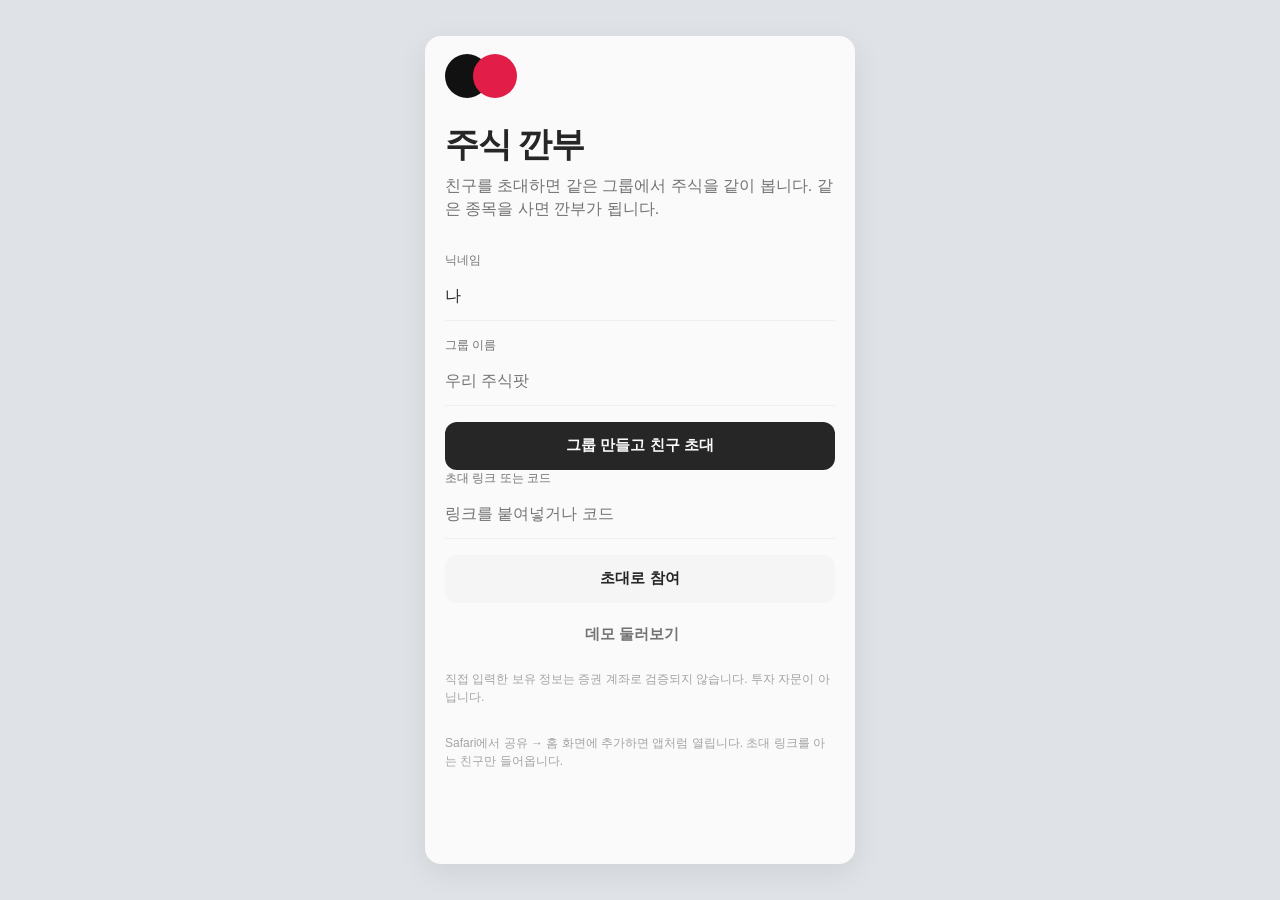
<file: docs/index.html>
<!DOCTYPE html>
<html lang="ko">
<head>
  <meta charset="UTF-8" />
  <meta name="viewport" content="width=device-width, initial-scale=1, viewport-fit=cover" />
  <meta name="apple-mobile-web-app-capable" content="yes" />
  <meta name="mobile-web-app-capable" content="yes" />
  <meta name="apple-mobile-web-app-title" content="주식 깐부" />
  <meta name="apple-mobile-web-app-status-bar-style" content="default" />
  <meta name="theme-color" content="#FAFAFA" />
  <title>주식 깐부</title>
  <link rel="icon" href="data:image/svg+xml,%3Csvg xmlns='http://www.w3.org/2000/svg' viewBox='0 0 64 64'%3E%3Crect fill='%23FAFAFA' width='64' height='64'/%3E%3Ccircle cx='26' cy='32' r='14' fill='%23111111'/%3E%3Ccircle cx='38' cy='32' r='14' fill='%23E11D48'/%3E%3C/svg%3E" />
  <link rel="apple-touch-icon" href="icon.png" />
  <style>
:root {
  --bg: #fafafa;
  --surface: #ffffff;
  --text: #262626;
  --text-2: #737373;
  --text-3: #a3a3a3;
  --line: #efefef;
  --up: #e11d48;
  --down: #2563eb;
  --accent: #262626;
  --chip: #f5f5f5;
  --radius: 10px;
  --tab-h: 58px;
  --pad: 20px;
}

@media (prefers-color-scheme: dark) {
  :root {
    --bg: #0f0f10;
    --surface: #171718;
    --text: #f4f4f5;
    --text-2: #a1a1aa;
    --text-3: #71717a;
    --line: #27272a;
    --chip: #1f1f22;
    --accent: #f4f4f5;
    --up: #fb7185;
    --down: #60a5fa;
  }
}

* { box-sizing: border-box; }
html, body { margin: 0; min-height: 100%; min-height: 100dvh; }
body {
  font-family: -apple-system, BlinkMacSystemFont, "SF Pro Text", "Apple SD Gothic Neo", "Noto Sans KR", "Malgun Gothic", sans-serif;
  background: #e8eaed;
  color: var(--text);
  -webkit-font-smoothing: antialiased;
}

.device {
  min-height: 100dvh;
  display: flex;
  justify-content: center;
}
#app {
  width: min(100%, 430px);
  min-height: 100dvh;
  background: var(--bg);
  position: relative;
  display: flex;
  flex-direction: column;
}

.screen {
  flex: 1;
  overflow: auto;
  padding: calc(12px + env(safe-area-inset-top)) var(--pad) calc(var(--tab-h) + 20px + env(safe-area-inset-bottom));
}

.page-title {
  font-size: 22px;
  font-weight: 650;
  letter-spacing: -0.03em;
  margin: 4px 0 4px;
}
.brand-mark {
  width: 78px;
  height: 56px;
  position: relative;
  margin-bottom: 22px;
}
.brand-mark span {
  position: absolute;
  width: 44px;
  height: 44px;
  border-radius: 50%;
  top: 6px;
}
.brand-mark span:first-child { left: 0; background: #111; }
.brand-mark span:last-child { left: 28px; background: #e11d48; }
.brand-name {
  font-size: 34px;
  font-weight: 750;
  letter-spacing: -0.04em;
  margin: 0;
  line-height: 1.1;
}
.lead {
  font-size: 16px;
  color: var(--text-2);
  margin: 10px 0 32px;
  line-height: 1.45;
}
.screen.onboard {
  display: flex;
  flex-direction: column;
  justify-content: center;
  animation: rise 0.45s ease-out;
}
@keyframes rise {
  from { opacity: 0; transform: translateY(10px); }
  to { opacity: 1; transform: none; }
}
.empty-state {
  text-align: center;
  padding: 36px 12px 28px;
  display: flex;
  flex-direction: column;
  align-items: center;
}
.empty-state .brand-mark { margin-bottom: 16px; }
.empty-title {
  font-size: 18px;
  font-weight: 650;
  letter-spacing: -0.03em;
}
.empty-msg {
  font-size: 14px;
  color: var(--text-2);
  line-height: 1.5;
  margin: 8px 0 0;
  max-width: 260px;
}
.invite-chip {
  display: inline-flex;
  align-items: center;
  gap: 6px;
  border: 0;
  background: var(--chip);
  color: var(--text);
  font: inherit;
  font-size: 12px;
  font-weight: 650;
  letter-spacing: 0.02em;
  padding: 8px 12px;
  border-radius: 999px;
}
.invite-chip span { color: var(--text-2); font-weight: 500; }
.header-actions {
  margin: 4px 0 14px;
  display: flex;
  align-items: center;
  gap: 10px;
  flex-wrap: wrap;
}
.sync-dot {
  font-size: 12px;
  color: var(--text-3);
}
.sync-dot.on { color: var(--up); }
.sync-dot.connecting { color: var(--text-2); }
.sync-dot.error { color: var(--down); }
.profile-head { padding: 8px 0 8px; }
.avatar.lg { width: 72px; height: 72px; font-size: 26px; }
.page-sub {
  font-size: 13px;
  color: var(--text-2);
  margin: 0 0 20px;
  font-weight: 400;
}

.section {
  margin: 20px 0 0;
}
.section:has(.section-head) {
  margin: 0;
  border-bottom: 1px solid var(--line);
}
.section-title {
  font-size: 13px;
  font-weight: 600;
  color: var(--text-2);
  margin: 0 0 8px;
  letter-spacing: -0.01em;
}
.section-head {
  width: 100%;
  display: flex;
  align-items: center;
  gap: 8px;
  background: none;
  border: 0;
  padding: 14px 0;
  color: var(--text-2);
  font-size: 13px;
  font-weight: 650;
  text-align: left;
}
.section-head .label { flex-shrink: 0; }
.section-head .count,
.section-head .preview {
  margin-left: auto;
  font-size: 12px;
  font-weight: 500;
  color: var(--text-3);
  overflow: hidden;
  text-overflow: ellipsis;
  white-space: nowrap;
  max-width: 48%;
  font-variant-numeric: tabular-nums;
}
.section-head .chev {
  width: 16px;
  height: 16px;
  color: var(--text-3);
  display: grid;
  place-items: center;
  flex-shrink: 0;
  transition: transform 0.18s ease;
}
.section-head .chev svg {
  width: 16px;
  height: 16px;
  display: block;
}
.section-head .chev.up { transform: rotate(180deg); }
.section-body { padding-bottom: 12px; }
.members-sec {
  border-bottom: 1px solid var(--line);
  padding: 14px 0 8px;
}
.members-sec .section-title { margin: 0 0 10px; }

.pager {
  display: flex;
  overflow-x: auto;
  scroll-snap-type: x mandatory;
  -webkit-overflow-scrolling: touch;
  scrollbar-width: none;
}
.pager::-webkit-scrollbar { display: none; }
.pager-slide {
  flex: 0 0 100%;
  scroll-snap-align: start;
  scroll-snap-stop: always;
}
.pager-slide .action-block {
  border: 1px solid var(--line);
  border-radius: 12px;
  padding: 14px 16px;
  background: var(--surface);
}
.pager-nav {
  display: flex;
  align-items: center;
  justify-content: center;
  gap: 10px;
  padding: 4px 0 2px;
}
.pager-idx {
  font-size: 11px;
  color: var(--text-3);
  font-variant-numeric: tabular-nums;
}
.pager-dots {
  display: flex;
  gap: 5px;
}
.pager-dots button {
  width: 6px;
  height: 6px;
  padding: 0;
  border: 0;
  border-radius: 50%;
  background: var(--line);
}
.pager-dots button.on { background: var(--text); }

.row-list { border-top: 1px solid var(--line); }
.row {
  display: flex;
  align-items: flex-start;
  gap: 12px;
  padding: 14px 0;
  border-bottom: 1px solid var(--line);
  background: transparent;
}
.row.btn {
  width: 100%;
  text-align: left;
  border-left: 0;
  border-right: 0;
  border-top: 0;
  font: inherit;
  color: inherit;
  cursor: pointer;
}

.stock-name {
  font-size: 16px;
  font-weight: 600;
  letter-spacing: -0.02em;
  display: inline-flex;
  align-items: center;
  gap: 5px;
}
.verified {
  display: inline-flex;
  align-items: center;
  justify-content: center;
  width: 14px;
  height: 14px;
  border-radius: 50%;
  background: #3897f0;
  color: #fff;
  font-size: 9px;
  font-weight: 800;
  line-height: 1;
  flex-shrink: 0;
}
.kind {
  font-size: 11px;
  font-weight: 600;
  color: var(--text-3);
  letter-spacing: 0.01em;
  margin-bottom: 6px;
}
.ticker {
  font-size: 12px;
  color: var(--text-3);
  font-variant-numeric: tabular-nums;
  margin-top: 2px;
}
.pct {
  font-size: 16px;
  font-weight: 600;
  font-variant-numeric: tabular-nums;
  letter-spacing: -0.03em;
  white-space: nowrap;
}
.pct.up { color: var(--up); }
.pct.down { color: var(--down); }
.meta {
  font-size: 13px;
  color: var(--text-2);
  margin-top: 6px;
  line-height: 1.45;
}
.caption {
  font-size: 12px;
  color: var(--text-3);
  margin-top: 4px;
}

.grow { flex: 1; min-width: 0; }
.right { text-align: right; }

.avatar {
  width: 36px;
  height: 36px;
  border-radius: 50%;
  display: grid;
  place-items: center;
  font-size: 13px;
  font-weight: 650;
  color: #fff;
  flex-shrink: 0;
  background: #6b7280;
}
.avatar.sm { width: 32px; height: 32px; font-size: 12px; }
.avatar.c0 { background: #405DE6; }
.avatar.c1 { background: #C13584; }
.avatar.c2 { background: #F77737; }
.avatar.c3 { background: #833AB4; }
.avatar.c4 { background: #1FA2F1; }
.avatar.c5 { background: #2BB673; }

.stock-mark {
  width: 40px;
  height: 40px;
  border-radius: 50%;
  display: grid;
  place-items: center;
  font-size: 15px;
  font-weight: 750;
  letter-spacing: -0.04em;
  flex-shrink: 0;
  overflow: hidden;
  font-family: -apple-system, "SF Pro Rounded", "Apple SD Gothic Neo", sans-serif;
}
.stock-mark.sm { width: 32px; height: 32px; font-size: 12px; }
.stock-mark.lg { width: 52px; height: 52px; font-size: 20px; }
.stock-mark img {
  width: 58%;
  height: 58%;
  object-fit: contain;
  display: none;
}
.stock-mark.has-logo img { display: block; }
.stock-mark .stock-glyph { display: grid; place-items: center; }
.stock-mark.has-logo .stock-glyph { display: none; }
.stock-mark.logo-failed img { display: none; }
.stock-mark.logo-failed .stock-glyph { display: grid; }

.icon-meta {
  display: inline-flex;
  align-items: center;
  gap: 4px;
  color: var(--text-2);
  font-size: 12px;
  font-weight: 550;
  background: none;
  border: 0;
  padding: 0;
  font-variant-numeric: tabular-nums;
}
.icon-meta svg {
  width: 18px;
  height: 18px;
  display: block;
}

.news {
  font-size: 12px;
  color: var(--text-2);
  margin-top: 4px;
  line-height: 1.4;
}
.vibe {
  font-size: 12px;
  font-weight: 600;
  color: var(--text-2);
  margin-top: 4px;
}
.pulse { margin-top: 6px; }
.pulse-top {
  display: flex;
  align-items: center;
  gap: 6px;
  min-width: 0;
}
.pulse-chip {
  font-size: 11px;
  font-weight: 650;
  padding: 3px 7px;
  border-radius: 999px;
  background: var(--chip);
  color: var(--text-2);
  flex-shrink: 0;
}
.pulse-chip.glory { color: var(--up); background: rgba(225, 29, 72, 0.12); }
.pulse-chip.roast { color: var(--down); background: rgba(37, 99, 235, 0.12); }
.pulse-take {
  font-size: 12px;
  font-weight: 500;
  color: var(--text-2);
  overflow: hidden;
  text-overflow: ellipsis;
  white-space: nowrap;
}
.pulse-blurb {
  font-size: 12px;
  color: var(--text-3);
  margin: 4px 0 2px;
}
.pulse-label {
  font-size: 11px;
  font-weight: 650;
  color: var(--text-3);
  margin: 6px 0 2px;
}
.pulse-news-row {
  display: flex;
  justify-content: space-between;
  gap: 10px;
  font-size: 12px;
  color: var(--text);
  line-height: 1.45;
  padding: 3px 0;
}
.pulse-news-row span:last-child {
  color: var(--text-3);
  flex-shrink: 0;
  font-size: 11px;
}
.row-block {
  padding: 14px 0;
  border-bottom: 1px solid var(--line);
}
.row-block .row {
  padding: 0;
  border-bottom: 0;
}
.take-steps {
  display: flex;
  gap: 4px;
  margin: 8px 0 4px;
}
.take-step {
  flex: 1;
  min-height: 44px;
  padding: 8px 2px;
  border-radius: 10px;
  border: 1px solid var(--line);
  background: var(--surface);
  color: var(--text-3);
  font-size: 12px;
  font-weight: 700;
  letter-spacing: -0.02em;
}
.take-step.on { color: var(--text); background: var(--chip); }
.take-step.on.glory {
  color: var(--up);
  border-color: rgba(225, 29, 72, 0.28);
  background: rgba(225, 29, 72, 0.12);
}
.take-step.on.roast {
  color: var(--down);
  border-color: rgba(37, 99, 235, 0.28);
  background: rgba(37, 99, 235, 0.12);
}
.news-card {
  display: flex;
  gap: 10px;
  align-items: stretch;
  padding: 8px 0;
  color: inherit;
  text-decoration: none;
}
.news-card + .news-card { border-top: 1px solid var(--line); }
.news-thumb {
  width: 72px;
  height: 54px;
  border-radius: 8px;
  object-fit: cover;
  background: var(--chip);
  flex-shrink: 0;
}
.news-body {
  min-width: 0;
  flex: 1;
  display: flex;
  flex-direction: column;
  justify-content: center;
  gap: 4px;
}
.news-title {
  font-size: 13px;
  font-weight: 650;
  letter-spacing: -0.03em;
  line-height: 1.35;
  display: -webkit-box;
  -webkit-line-clamp: 2;
  -webkit-box-orient: vertical;
  overflow: hidden;
}
.news-meta { font-size: 11px; color: var(--text-3); }
.chart-box { margin: 2px 0 16px; }
.chart-cap {
  font-size: 12px;
  color: var(--text-3);
  line-height: 1.45;
}
.chart-meta {
  margin-top: 6px;
  font-size: 12px;
  font-weight: 550;
  color: var(--text-2);
  font-variant-numeric: tabular-nums;
}
.chart {
  width: 100%;
  height: auto;
  display: block;
  margin-top: 8px;
  color: var(--text);
  cursor: pointer;
  touch-action: none;
  min-height: 200px;
}
.chart.static {
  cursor: default;
  touch-action: pan-y;
  min-height: 200px;
}
.tv-wrap { margin: 8px 0 10px; }
.tv-box {
  width: 100%;
  height: 440px;
  border-radius: 12px;
  overflow: hidden;
  background: var(--chip);
  border: 1px solid var(--line);
}
.tv-box iframe { width: 100%; height: 100%; border: 0; display: block; }
.tv-link {
  display: inline-block;
  margin-top: 8px;
  font-size: 13px;
  font-weight: 600;
  color: var(--text);
  min-height: 40px;
  line-height: 40px;
}
.signal-row {
  display: flex;
  flex-wrap: wrap;
  gap: 8px;
  margin: 8px 0 12px;
}
.signal-chip {
  min-height: 40px;
  padding: 8px 12px;
  border-radius: 999px;
  border: 1px solid var(--line);
  background: var(--chip);
  color: var(--text);
  font-size: 13px;
  font-weight: 600;
}
button.signal-chip { cursor: pointer; }
.signal-chip.on {
  border-color: var(--text);
  background: var(--text);
  color: var(--bg);
}

.feed-badge {
  position: absolute;
  right: -2px;
  bottom: -2px;
  width: 14px;
  height: 14px;
  border-radius: 50%;
  color: #fff;
  display: grid;
  place-items: center;
}
.feed-badge svg { width: 8px; height: 8px; }
.avatar-wrap { position: relative; flex-shrink: 0; }

.members {
  display: flex;
  gap: 14px;
  overflow-x: auto;
  padding: 4px 0 8px;
}
.member {
  border: 0;
  background: none;
  padding: 0;
  min-width: 52px;
  text-align: center;
  cursor: pointer;
  color: var(--text);
  font: inherit;
}
.members.story { padding: 2px 0 12px; }
.member .avatar {
  width: 56px;
  height: 56px;
  font-size: 18px;
  box-shadow: 0 0 0 1px var(--line);
}
.member span {
  display: block;
  margin-top: 6px;
  font-size: 12px;
  font-weight: 500;
}

.actions {
  display: flex;
  flex-wrap: wrap;
  gap: 8px;
  margin-top: 10px;
}

button {
  font: inherit;
  cursor: pointer;
  touch-action: manipulation;
  -webkit-tap-highlight-color: rgba(0, 0, 0, 0.08);
}
.btn {
  border: 0;
  border-radius: 12px;
  padding: 14px 16px;
  min-height: 48px;
  font-size: 15px;
  font-weight: 600;
}
.btn.primary {
  background: var(--accent);
  color: var(--bg);
}
.btn.secondary {
  background: var(--chip);
  color: var(--text);
}
.btn.ghost {
  background: transparent;
  color: var(--text-2);
  padding-left: 0;
  min-height: 0;
}
.btn.text {
  background: none;
  border: 0;
  color: var(--text);
  font-size: 15px;
  font-weight: 550;
  padding: 6px 0;
  min-height: 0;
}
.btn.full { width: 100%; }
.btn.sm {
  min-height: 40px;
  padding: 10px 12px;
  font-size: 13px;
  font-weight: 550;
  background: var(--chip);
  color: var(--text);
  border: 0;
  border-radius: 10px;
}

.status {
  font-size: 11px;
  font-weight: 500;
  color: var(--text-3);
  white-space: nowrap;
}

.action-block {
  padding: 14px 0;
  border-bottom: 1px solid var(--line);
}
.action-block h4 {
  margin: 0 0 4px;
  font-size: 15px;
  font-weight: 600;
}
.action-block p {
  margin: 0 0 10px;
  font-size: 13px;
  color: var(--text-2);
  line-height: 1.45;
}

.feed-item {
  display: flex;
  gap: 12px;
  padding: 14px 0;
  border-bottom: 1px solid var(--line);
}
.feed-item b {
  display: block;
  font-size: 14px;
  font-weight: 600;
  margin-bottom: 2px;
}
.feed-item .body {
  font-size: 14px;
  color: var(--text);
  line-height: 1.45;
}
.feed-item .time {
  font-size: 12px;
  color: var(--text-3);
  margin-top: 6px;
}

.pair-row {
  display: flex;
  align-items: center;
  justify-content: space-between;
  gap: 12px;
  padding: 12px 0;
  border-bottom: 1px solid var(--line);
}
.pair-row .names {
  font-size: 14px;
  font-weight: 600;
}
.pair-row .stock {
  font-size: 13px;
  color: var(--text-2);
  margin-top: 2px;
}
.grade {
  font-size: 13px;
  font-weight: 650;
  margin-top: 2px;
}
.grade.glory, .kind.glory, .mood.glory { color: var(--up); }
.grade.roast, .kind.roast, .mood.roast { color: var(--down); }
.grade.plain { color: var(--text-2); }
.mood {
  font-size: 12px;
  font-weight: 600;
  margin: 0 0 10px;
  line-height: 1.4;
}

.header-meta {
  display: flex;
  justify-content: space-between;
  align-items: baseline;
  gap: 12px;
  margin-bottom: 16px;
}
.invite {
  font-size: 12px;
  color: var(--text-3);
  font-variant-numeric: tabular-nums;
}

input, select, textarea {
  width: 100%;
  font: inherit;
  font-size: 16px;
  padding: 14px 0;
  border: 0;
  border-bottom: 1px solid var(--line);
  background: transparent;
  color: var(--text);
  margin: 4px 0 16px;
  border-radius: 0;
  outline: none;
  min-height: 48px;
}
label {
  font-size: 12px;
  color: var(--text-2);
  font-weight: 500;
}

.note {
  font-size: 12px;
  color: var(--text-3);
  line-height: 1.5;
  margin: 12px 0 16px;
}

.tabs {
  position: absolute;
  left: 0;
  right: 0;
  bottom: 0;
  height: calc(var(--tab-h) + env(safe-area-inset-bottom));
  padding-bottom: env(safe-area-inset-bottom);
  background: color-mix(in srgb, var(--surface) 88%, transparent);
  -webkit-backdrop-filter: saturate(160%) blur(18px);
  backdrop-filter: saturate(160%) blur(18px);
  border-top: 1px solid var(--line);
  display: grid;
  grid-template-columns: repeat(4, 1fr);
  z-index: 6;
}
.tabs button {
  background: none;
  border: 0;
  color: var(--text-3);
  font-size: 10px;
  font-weight: 500;
  display: flex;
  flex-direction: column;
  align-items: center;
  justify-content: center;
  gap: 3px;
}
.tabs button svg {
  width: 24px;
  height: 24px;
  display: block;
}
.tabs button.on { color: var(--text); font-weight: 650; }

.sheet {
  position: fixed;
  inset: 0;
  background: rgba(17, 17, 17, 0.4);
  display: flex;
  align-items: flex-end;
  z-index: 40;
}
.sheet .panel {
  background: var(--surface);
  width: 100%;
  max-width: 430px;
  margin: 0 auto;
  border-radius: 18px 18px 0 0;
  padding: 10px var(--pad) calc(24px + env(safe-area-inset-bottom));
  max-height: 92%;
  overflow: auto;
  -webkit-overflow-scrolling: touch;
}
.grabber {
  width: 36px;
  height: 5px;
  border-radius: 99px;
  background: var(--line);
  margin: 4px auto 14px;
}
.sheet h2 {
  font-size: 18px;
  font-weight: 650;
  margin: 0 0 8px;
}

.toast {
  position: fixed;
  left: 50%;
  bottom: calc(var(--tab-h) + 18px + env(safe-area-inset-bottom));
  transform: translateX(-50%);
  background: #111;
  color: #fff;
  padding: 10px 14px;
  border-radius: 8px;
  z-index: 20;
  font-size: 13px;
  font-weight: 500;
}

.stack { display: flex; flex-direction: column; gap: 8px; }
.split { display: flex; gap: 8px; }
.split > * { flex: 1; }

.thread-head {
  display: flex;
  flex-direction: column;
  gap: 10px;
  margin-bottom: 12px;
}
.thread-title {
  display: flex;
  gap: 12px;
  align-items: flex-start;
}

.comment {
  display: flex;
  gap: 10px;
  padding: 10px 0;
  border-bottom: 1px solid var(--line);
}
.comment.reply { padding-left: 28px; }
.comment .body {
  font-size: 14px;
  line-height: 1.45;
  margin-top: 2px;
}
.comment .time { font-size: 12px; color: var(--text-3); margin-top: 4px; }
.comment-photo {
  display: block;
  width: 100%;
  margin-top: 8px;
  padding: 0;
  border: 0;
  background: var(--chip);
  border-radius: 12px;
  overflow: hidden;
  cursor: pointer;
}
.comment-photo img {
  width: 100%;
  height: 180px;
  object-fit: cover;
  display: block;
}
.photo-rail {
  display: flex;
  gap: 8px;
  overflow-x: auto;
  padding: 4px 0 12px;
  -webkit-overflow-scrolling: touch;
}
.rail-shot {
  flex: 0 0 92px;
  width: 92px;
  height: 92px;
  padding: 0;
  border: 0;
  border-radius: 10px;
  overflow: hidden;
  background: var(--chip);
  cursor: pointer;
}
.rail-shot img {
  width: 92px;
  height: 92px;
  object-fit: cover;
  display: block;
}
.composer-attach {
  display: flex;
  gap: 8px;
  align-items: stretch;
  margin: 0 0 12px;
}
.composer-attach .btn {
  flex: 1;
  min-height: 48px;
  display: flex;
  align-items: center;
  justify-content: center;
  margin: 0;
  border: 1px solid var(--text-3);
  background: var(--chip);
  color: var(--text);
  font-size: 15px;
  font-weight: 600;
}
.composer-file {
  position: relative;
  overflow: hidden;
}
.composer-file input {
  position: absolute;
  inset: 0;
  opacity: 0;
  width: 100%;
  height: 100%;
  margin: 0;
  padding: 0;
  min-height: 0;
  cursor: pointer;
}
.composer-preview {
  display: flex;
  gap: 10px;
  align-items: flex-start;
  margin: 0 0 10px;
}
.composer-preview img {
  width: 72px;
  height: 72px;
  object-fit: cover;
  border-radius: 8px;
  background: var(--chip);
}
.lightbox {
  position: fixed;
  inset: 0;
  background: rgba(0, 0, 0, 0.92);
  z-index: 60;
  display: flex;
  flex-direction: column;
  align-items: center;
  justify-content: center;
  padding: 56px 16px 32px;
}
.lightbox img {
  max-width: 100%;
  max-height: min(78dvh, 640px);
  object-fit: contain;
  border-radius: 12px;
}
.lightbox-cap {
  color: rgba(255, 255, 255, 0.85);
  font-size: 13px;
  margin-top: 12px;
  text-align: center;
  max-width: 90%;
}
.lightbox-close {
  position: absolute;
  top: 8px;
  right: 8px;
  background: none;
  border: 0;
  color: #fff;
  font-size: 15px;
  font-weight: 650;
  min-height: 44px;
  min-width: 44px;
  padding: 8px 12px;
}
.lightbox-nav {
  position: absolute;
  top: 50%;
  transform: translateY(-50%);
  width: 44px;
  height: 44px;
  border: 0;
  border-radius: 50%;
  background: rgba(255, 255, 255, 0.16);
  color: #fff;
  font-size: 28px;
  line-height: 1;
}
.lightbox-nav.prev { left: 8px; }
.lightbox-nav.next { right: 8px; }
.history-item {
  padding: 10px 0;
  border-bottom: 1px solid var(--line);
}
.history-item .body { font-size: 14px; margin-top: 4px; }
.history-item .time { font-size: 12px; color: var(--text-3); margin-top: 4px; }

@media (min-width: 860px) {
  body { background: #dfe2e6; }
  .device { padding: 24px 0; align-items: center; }
  #app {
    min-height: min(860px, 92dvh);
    height: min(860px, 92dvh);
    border-radius: 16px;
    overflow: hidden;
    box-shadow: 0 8px 30px rgba(0, 0, 0, 0.08);
  }
}

  </style>
</head>
<body>
  <div class="device">
    <div id="app"></div>
  </div>
  <div id="toast" class="toast" hidden></div>
  <script src="https://s3.tradingview.com/tv.js"></script>
  <script>
const CATALOG = [
  ["NVDA", "NVIDIA", "nasdaq", 182.4],
  ["AAPL", "Apple", "nasdaq", 231.42],
  ["TSLA", "Tesla", "nasdaq", 248.1],
  ["AMD", "AMD", "nasdaq", 156.8],
  ["MSFT", "Microsoft", "nasdaq", 428.5],
  ["AMZN", "Amazon", "nasdaq", 197.3],
  ["005930", "삼성전자", "krx", 72300],
  ["000660", "SK하이닉스", "krx", 178000],
  ["035420", "NAVER", "krx", 186500],
  ["035720", "카카오", "krx", 41200]
];

const uid = () => crypto.randomUUID ? crypto.randomUUID() : String(Date.now() + Math.random());
const now = () => Date.now();
const hours = (n) => n * 3600 * 1000;
const days = (n) => n * 24 * 3600 * 1000;

function formatPrice(value, market) {
  if (market === "krx") return Math.round(value).toLocaleString("ko-KR") + "원";
  return "$" + value.toLocaleString("en-US", { minimumFractionDigits: 2, maximumFractionDigits: 2 });
}
function formatPct(value) {
  const sign = value >= 0 ? "+" : "";
  return sign + (value * 100).toFixed(1) + "%";
}
function relative(ts) {
  const d = Math.max(1, Math.round((now() - ts) / 60000));
  if (d < 60) return d + "분 전";
  const h = Math.round(d / 60);
  if (h < 24) return h + "시간 전";
  return Math.round(h / 24) + "일 전";
}

function makeStocks() {
  return CATALOG.map(([ticker, name, market, base]) => ({
    id: ticker, ticker, name, market, base, offset: 0
  }));
}
function priceOf(stock) {
  return stock.base * (1 + (stock.offset || 0));
}
function ret(avg, current) {
  return (current - avg) / avg;
}
function gradeFor(shared) {
  if (shared >= 0.5) return { title: "신의 한 수 파트너", kick: "glory" };
  if (shared <= -0.5) return { title: "공동묘지 파트너", kick: "roast" };
  if (shared <= -0.3) return { title: "최악의 주식 파트너", kick: "roast" };
  if (shared >= 0.3) return { title: "황금 깐부", kick: "glory" };
  return { title: "주식 깐부", kick: "plain" };
}

const MARKS = {
  NVDA: { bg: "#76B900", fg: "#111", g: "N" },
  AAPL: { bg: "#1C1C1E", fg: "#fff", g: "A" },
  TSLA: { bg: "#CC0000", fg: "#fff", g: "T" },
  AMD: { bg: "#000", fg: "#fff", g: "A" },
  MSFT: { bg: "#F5F5F5", fg: "#111", g: "M" },
  AMZN: { bg: "#FF9900", fg: "#111", g: "a" },
  GOOGL: { bg: "#fff", fg: "#4285F4", g: "G" },
  META: { bg: "#0668E1", fg: "#fff", g: "f" },
  "005930": { bg: "#1428A0", fg: "#fff", g: "삼" },
  "000660": { bg: "#EE1C25", fg: "#fff", g: "하" },
  "035420": { bg: "#03C75A", fg: "#fff", g: "N" },
  "035720": { bg: "#FEE500", fg: "#191919", g: "K" }
};
const SIMPLE_ICONS = {
  NVDA: "nvidia/111111",
  AAPL: "apple/ffffff",
  TSLA: "tesla/ffffff",
  AMD: "amd/ffffff",
  MSFT: "microsoft",
  AMZN: "amazon/111111",
  GOOGL: "google",
  META: "meta/ffffff",
  "005930": "samsung/ffffff",
  "035420": "naver/ffffff",
  "035720": "kakaotalk/191919"
};
const LOGO_DOMAINS = {
  "000660": "skhynix.com"
};

function logoSrc(ticker) {
  if (SIMPLE_ICONS[ticker]) return "https://cdn.simpleicons.org/" + SIMPLE_ICONS[ticker];
  if (LOGO_DOMAINS[ticker]) return "https://www.google.com/s2/favicons?sz=128&domain=" + encodeURIComponent(LOGO_DOMAINS[ticker]);
  return "";
}
function stockMark(s, size) {
  const mark = MARKS[s.ticker] || MARKS[s.id] || { bg: "#405DE6", fg: "#fff", g: (s.name || s.ticker || "?").slice(0, 1) };
  const src = logoSrc(s.ticker);
  const cls = `stock-mark${size === "sm" ? " sm" : size === "lg" ? " lg" : ""}${src ? " has-logo" : ""}`;
  const glyph = `<span class="stock-glyph">${esc(mark.g)}</span>`;
  const img = src ? `<img alt="" src="${esc(src)}" onerror="this.parentNode.classList.add('logo-failed')">` : "";
  return `<div class="${cls}" style="background:${mark.bg};color:${mark.fg}">${img}${glyph}</div>`;
}
const PHOTOS = {
  chip: "https://images.unsplash.com/photo-1518770660439-4636190af475?auto=format&fit=crop&w=400&h=280&q=60",
  phone: "https://images.unsplash.com/photo-1510557880182-3d4d3cba35a5?auto=format&fit=crop&w=400&h=280&q=60",
  car: "https://images.unsplash.com/photo-1560958089-b8a1929cea89?auto=format&fit=crop&w=400&h=280&q=60",
  cloud: "https://images.unsplash.com/photo-1451187580459-43490279c0fa?auto=format&fit=crop&w=400&h=280&q=60",
  shop: "https://images.unsplash.com/photo-1556742049-0cfed4f6a45d?auto=format&fit=crop&w=400&h=280&q=60",
  social: "https://images.unsplash.com/photo-1611162616475-46b635cb6868?auto=format&fit=crop&w=400&h=280&q=60"
};
const TAKE_LEVELS = [
  { v: -2, title: "강력 매도", short: "강매도", kick: "roast" },
  { v: -1, title: "매도", short: "매도", kick: "roast" },
  { v: 0, title: "관망", short: "관망", kick: "plain" },
  { v: 1, title: "추천", short: "추천", kick: "glory" },
  { v: 2, title: "강력 추천", short: "강추천", kick: "glory" }
];
const NEWS = {
  NVDA: [
    { t: "엔비디아, 실적 발표 앞두고 거래량 증가", ago: "2시간 전", src: "한국경제", q: "엔비디아 실적 거래량", img: PHOTOS.chip },
    { t: "데이터센터 가이던스 전망이 다시 나와", ago: "어제", src: "매일경제", q: "엔비디아 데이터센터 가이던스", img: PHOTOS.chip }
  ],
  AAPL: [
    { t: "애플 서비스 매출이 실적을 받쳐 준다는 분석", ago: "3시간 전", src: "서울경제", q: "애플 서비스 매출", img: PHOTOS.phone },
    { t: "신제품 사이클 눈높이 조정 중", ago: "어제", src: "한국경제", q: "애플 신제품 사이클", img: PHOTOS.phone }
  ],
  TSLA: [
    { t: "테슬라 인도량 숫자를 놓고 전망이 갈려", ago: "1시간 전", src: "매일경제", q: "테슬라 인도량", img: PHOTOS.car },
    { t: "마진 회복 속도가 다시 주목받는 이유", ago: "어제", src: "한국경제", q: "테슬라 마진", img: PHOTOS.car }
  ],
  AMD: [
    { t: "AMD, AI 칩 수주 이야기가 다시 나와", ago: "4시간 전", src: "서울경제", q: "AMD AI 칩 수주", img: PHOTOS.chip },
    { t: "서버 GPU 수요 눈높이 조정 중", ago: "어제", src: "매일경제", q: "AMD 서버 GPU", img: PHOTOS.chip }
  ],
  MSFT: [
    { t: "마이크로소프트 클라우드 실적 눈높이", ago: "2시간 전", src: "한국경제", q: "마이크로소프트 클라우드 실적", img: PHOTOS.cloud },
    { t: "AI 구독이 실적을 끌고 간다는 분석", ago: "어제", src: "매일경제", q: "마이크로소프트 AI 구독", img: PHOTOS.cloud }
  ],
  AMZN: [
    { t: "아마존 광고·AWS가 실적을 끌고 간다", ago: "5시간 전", src: "서울경제", q: "아마존 AWS 광고", img: PHOTOS.shop },
    { t: "물류 비용 이야기가 다시 나와", ago: "어제", src: "한국경제", q: "아마존 물류 비용", img: PHOTOS.shop }
  ],
  "005930": [
    { t: "삼성전자, 반도체 업황 이야기가 다시 나와", ago: "2시간 전", src: "한국경제", q: "삼성전자 반도체 업황", img: PHOTOS.chip, kr: true },
    { t: "HBM·파운드리 수주 전망", ago: "어제", src: "매일경제", q: "삼성전자 HBM 파운드리", img: PHOTOS.chip, kr: true }
  ],
  "000660": [
    { t: "SK하이닉스 HBM 수요 이야기가 나와", ago: "1시간 전", src: "한국경제", q: "SK하이닉스 HBM", img: PHOTOS.chip, kr: true },
    { t: "공급 계약 눈높이 조정 중", ago: "어제", src: "서울경제", q: "SK하이닉스 공급 계약", img: PHOTOS.chip, kr: true }
  ],
  "035420": [
    { t: "네이버 광고·커머스 회복 속도", ago: "3시간 전", src: "매일경제", q: "네이버 광고 커머스", img: PHOTOS.shop, kr: true },
    { t: "웹툰·콘텐츠 매출 이야기", ago: "어제", src: "한국경제", q: "네이버 웹툰 매출", img: PHOTOS.social, kr: true }
  ],
  "035720": [
    { t: "카카오 플랫폼 실적 눈높이 조정", ago: "2시간 전", src: "한국경제", q: "카카오 실적", img: PHOTOS.social, kr: true },
    { t: "톡비즈 회복 속도가 관전 포인트", ago: "어제", src: "서울경제", q: "카카오 톡비즈", img: PHOTOS.social, kr: true }
  ]
};

function headlines(ticker) {
  return NEWS[ticker] || [{ t: "그룹에서 이 종목 이야기 중", ago: "데모", src: "뉴스", q: ticker, img: PHOTOS.chip }];
}
function newsLine(ticker) {
  const item = headlines(ticker)[0];
  return item.t + " · " + item.ago + " · 데모";
}
function newsLink(item, ticker) {
  const q = encodeURIComponent(item.q || item.t);
  if (item.kr || (stock(ticker) || {}).market === "krx") {
    return "https://search.naver.com/search.naver?where=news&query=" + q;
  }
  return "https://news.google.com/search?q=" + q + "&hl=ko&gl=KR&ceid=KR:ko";
}
function newsCard(item, ticker) {
  return `<a class="news-card" href="${esc(newsLink(item, ticker))}" target="_blank" rel="noopener">
    <img class="news-thumb" src="${esc(item.img)}" alt="" onerror="this.style.visibility='hidden'">
    <span class="news-body">
      <span class="news-title">${esc(item.t)}</span>
      <span class="news-meta">${esc(item.src)} · ${esc(item.ago)}</span>
    </span>
  </a>`;
}
function takeMeta(v) {
  return TAKE_LEVELS.find((x) => x.v === v) || TAKE_LEVELS[2];
}
function takesFor(stockId) {
  return (state.takes || []).filter((t) => t.stockId === stockId);
}
function myTake(stockId) {
  const row = takesFor(stockId).find((t) => t.userId === state.me.id);
  return row ? row.level : null;
}
function groupTake(stockId) {
  const levels = takesFor(stockId).map((t) => t.level);
  if (!levels.length) return null;
  const avg = levels.reduce((a, b) => a + b, 0) / levels.length;
  const rounded = Math.sign(avg) * Math.round(Math.abs(avg));
  return Math.max(-2, Math.min(2, rounded));
}
function takeStepper(stockId) {
  const mine = myTake(stockId);
  const selected = mine == null ? groupTake(stockId) : mine;
  return `<div class="take-steps">${TAKE_LEVELS.map((lv) => `<button type="button" class="take-step ${lv.kick}${selected === lv.v ? " on" : ""}" data-act="take:${stockId}:${lv.v}">${esc(lv.short)}</button>`).join("")}</div>`;
}
function pulseOf(stockId) {
  const s = stock(stockId);
  const n = commentsFor(stockId).length;
  const pending = state.recs.filter((r) => r.stockId === stockId && (r.status === "pending" || r.status === "willBuy")).length;
  const shared = bonds().find((b) => b.stockId === stockId)?.shared;
  const items = headlines(s ? s.ticker : stockId);
  const voted = groupTake(stockId);
  const takeN = takesFor(stockId).length;
  let rating = "관망", kick = "plain", take = "아직 평가 없음", blurb = "그룹 평가 없음";
  if (n >= 3) { rating = "들뜸"; kick = "glory"; take = "지금 말이 많은 종목"; blurb = "댓글 " + n + (pending ? " · 추천 " + pending : ""); }
  else if (typeof shared === "number" && shared <= -0.15) { rating = "물림"; kick = "roast"; take = "같이 물린 분위기"; blurb = "깐부 수익률 " + formatPct(shared) + (n ? " · 댓글 " + n : ""); }
  else if (typeof shared === "number" && shared >= 0.15) { rating = "웃는 중"; kick = "glory"; take = "같이 웃는 분위기"; blurb = "깐부 수익률 " + formatPct(shared) + (n ? " · 댓글 " + n : ""); }
  else if (pending > 0) { rating = "추천 중"; kick = "plain"; take = n ? "추천이 왔고 댓글도 있음" : "추천이 와 있음"; blurb = "추천 " + pending + (n ? " · 댓글 " + n : ""); }
  else if (n > 0) { rating = "이야기 중"; kick = "plain"; take = "댓글이 오가는 중"; blurb = "댓글 " + n; }
  if (voted != null) {
    const meta = takeMeta(voted);
    rating = meta.title;
    kick = meta.kick;
    take = takeN ? "그룹 " + takeN + "명 평가" : meta.title;
  }
  return { rating, kick, take, blurb, items, voted, takeN, mine: myTake(stockId) };
}
function pulseStrip(stockId, compact) {
  const p = pulseOf(stockId);
  const ticker = (stock(stockId) || {}).ticker || stockId;
  const news = compact
    ? newsCard(p.items[0], ticker)
    : `<div class="pulse-blurb">${esc(p.blurb)}</div>
    ${takeStepper(stockId)}
    <div class="pulse-label">주요 뉴스</div>` + p.items.slice(0, 2).map((it) => newsCard(it, ticker)).join("");
  return `<div class="pulse ${compact ? "compact" : ""}">
    <div class="pulse-top"><span class="pulse-chip ${p.kick}">${esc(p.rating)}</span><span class="pulse-take">${esc(p.take)}</span></div>
    ${news}
  </div>`;
}
function seedValue(ticker) {
  return [...String(ticker)].reduce((a, c) => a + c.charCodeAt(0), 0);
}
function history(s, days) {
  days = days || 30;
  const base = priceOf(s);
  let prev = base * 0.86;
  const seed = seedValue(s.ticker);
  const points = [];
  const rnd = (v) => s.market === "krx" ? Math.round(v / 50) * 50 : Math.round(v * 100) / 100;
  for (let i = days; i >= 0; i--) {
    const wave = Math.sin((i + seed) / 6.5) * 0.018;
    const drift = ((seed % 7) - 3) * 0.0015;
    const closeRaw = Math.max(base * 0.55, prev * (1 + wave + drift));
    const close = i === 0 ? base : closeRaw;
    const open = prev * (1 + Math.sin((i + seed) / 3.1) * 0.005);
    const range = 0.008 + Math.abs(wave) * 1.4;
    const high = Math.max(open, close) * (1 + range);
    const low = Math.min(open, close) * (1 - range * 0.85);
    const volBase = 800000 + (seed % 11) * 90000;
    const volWave = 0.7 + Math.abs(Math.sin((i * 3 + seed) / 2.4));
    const spike = i <= 1 ? 2.15 : 1;
    const c = rnd(close);
    points.push({
      daysAgo: i,
      open: rnd(open),
      high: rnd(high),
      low: rnd(low),
      close: c,
      price: c,
      volume: volBase * volWave * spike
    });
    prev = closeRaw;
  }
  return points;
}
function rsiAt(closes, end, period) {
  period = period || 14;
  if (end < period) return null;
  let avgGain = 0;
  let avgLoss = 0;
  for (let i = 1; i <= period; i++) {
    const d = closes[i] - closes[i - 1];
    if (d >= 0) avgGain += d;
    else avgLoss -= d;
  }
  avgGain /= period;
  avgLoss /= period;
  for (let i = period + 1; i <= end; i++) {
    const d = closes[i] - closes[i - 1];
    avgGain = (avgGain * (period - 1) + Math.max(d, 0)) / period;
    avgLoss = (avgLoss * (period - 1) + Math.max(-d, 0)) / period;
  }
  if (avgLoss === 0) return avgGain === 0 ? 50 : 100;
  return 100 - 100 / (1 + avgGain / avgLoss);
}
function chartSignals(s) {
  const pts = history(s, 40);
  const closes = pts.map((p) => p.close);
  const rsi = rsiAt(closes, closes.length - 1);
  const vols = pts.map((p) => p.volume);
  const window = vols.slice(0, -1).slice(-20);
  const avg = window.length ? window.reduce((a, b) => a + b, 0) / window.length : 0;
  const last = vols[vols.length - 1] || 0;
  const ratio = avg ? last / avg : 1;
  const tags = [];
  if (rsi != null) {
    let label = "RSI " + Math.round(rsi);
    let on = false;
    if (rsi <= 30) { label += " 과매도"; on = true; }
    else if (rsi >= 70) { label += " 과매수"; on = true; }
    else if (rsi <= 35 || rsi >= 65) on = true;
    tags.push({ id: "rsi", label, on });
  }
  if (ratio >= 1.8) tags.push({ id: "vol", label: "거래량 급증 " + ratio.toFixed(1) + "배", on: true });
  else tags.push({ id: "vol", label: "거래량 " + ratio.toFixed(1) + "배", on: false });
  return { rsi, ratio, tags, pts };
}
function tvSymbol(s) {
  return (s.market === "krx" ? "KRX:" : "NASDAQ:") + s.ticker;
}
function tvURL(s) {
  return "https://www.tradingview.com/chart/?symbol=" + encodeURIComponent(tvSymbol(s));
}
function tvLink(s) {
  return `<a class="tv-link" href="${esc(tvURL(s))}" target="_blank" rel="noopener">새 탭에서 크게 보기</a>`;
}
const CHART_TAGS = [
  { id: "vol", label: "거래량 급증" },
  { id: "rsi-low", label: "RSI 과매도" },
  { id: "rsi-high", label: "RSI 과매수" },
  { id: "ma", label: "이평 돌파" },
  { id: "support", label: "지지선" }
];
function signalChips(labels) {
  if (!labels || !labels.length) return "";
  return `<div class="signal-row">${labels.map((l) => `<span class="signal-chip">${esc(l)}</span>`).join("")}</div>`;
}
function tvBoxHTML(s, height) {
  height = height || 440;
  return `<div class="tv-wrap">
    <div class="tv-box" id="tv-chart" data-tv-symbol="${esc(tvSymbol(s))}" style="height:${height}px"></div>
  </div>`;
}
let tvScriptTried = false;
function ensureTradingView(cb) {
  if (window.TradingView) {
    cb();
    return;
  }
  if (!tvScriptTried) {
    tvScriptTried = true;
    const s = document.createElement("script");
    s.src = "https://s3.tradingview.com/tv.js";
    s.async = true;
    s.onload = () => cb();
    s.onerror = () => {};
    document.head.appendChild(s);
  }
  const started = Date.now();
  const t = setInterval(() => {
    if (window.TradingView) {
      clearInterval(t);
      cb();
    } else if (Date.now() - started > 8000) {
      clearInterval(t);
    }
  }, 200);
}
function mountTradingView() {
  const el = document.getElementById("tv-chart");
  if (!el) return;
  const symbol = el.getAttribute("data-tv-symbol");
  if (!symbol) return;
  ensureTradingView(() => {
    if (!window.TradingView || !document.getElementById("tv-chart")) return;
    const node = document.getElementById("tv-chart");
    if (!node || node.getAttribute("data-tv-symbol") !== symbol) return;
    node.innerHTML = "";
    const dark = window.matchMedia && window.matchMedia("(prefers-color-scheme: dark)").matches;
    try {
      new TradingView.widget({
        autosize: true,
        symbol,
        interval: "D",
        timezone: "Asia/Seoul",
        theme: dark ? "dark" : "light",
        style: "1",
        locale: "kr",
        withdateranges: true,
        hide_side_toolbar: true,
        allow_symbol_change: false,
        save_image: true,
        hide_volume: false,
        enable_publishing: false,
        studies: ["STD;RSI", "Volume@tv-basicstudies"],
        container_id: "tv-chart"
      });
    } catch (_) {}
  });
}
function chartPickHTML(s, readonly) {
  const pts = history(s, 30);
  const idx = readonly || state.chartIndex == null ? pts.length - 1 : Math.min(state.chartIndex, pts.length - 1);
  const picked = pts[idx];
  const closes = pts.map((p) => p.close);
  const rsi = rsiAt(closes, idx);
  const min = Math.min.apply(null, pts.map((p) => p.low));
  const max = Math.max.apply(null, pts.map((p) => p.high));
  const span = max - min || 1;
  const maxVol = Math.max.apply(null, pts.map((p) => p.volume)) || 1;
  const w = 320;
  const candleTop = 8;
  const candleH = 118;
  const volTop = 132;
  const volH = 28;
  const rsiTop = 168;
  const rsiH = 26;
  const h = 202;
  const slot = (w - 16) / pts.length;
  const y = (v) => candleTop + (1 - (v - min) / span) * candleH;
  const candles = pts.map((p, i) => {
    const cx = 8 + slot * (i + 0.5);
    const bw = Math.max(2, slot * 0.62);
    const bull = p.close >= p.open;
    const color = bull ? "var(--up)" : "var(--down)";
    const top = y(Math.max(p.open, p.close));
    const bot = y(Math.min(p.open, p.close));
    return `<g class="cnd${i === idx ? " on" : ""}">
      <line x1="${cx.toFixed(1)}" x2="${cx.toFixed(1)}" y1="${y(p.high).toFixed(1)}" y2="${y(p.low).toFixed(1)}" stroke="${color}" stroke-width="1"></line>
      <rect x="${(cx - bw / 2).toFixed(1)}" y="${top.toFixed(1)}" width="${bw.toFixed(1)}" height="${Math.max(1.2, bot - top).toFixed(1)}" fill="${color}"></rect>
    </g>`;
  }).join("");
  const vols = pts.map((p, i) => {
    const cx = 8 + slot * (i + 0.5);
    const bw = Math.max(2, slot * 0.62);
    const vh = (p.volume / maxVol) * volH;
    const bull = p.close >= p.open;
    return `<rect x="${(cx - bw / 2).toFixed(1)}" y="${(volTop + volH - vh).toFixed(1)}" width="${bw.toFixed(1)}" height="${Math.max(1, vh).toFixed(1)}" fill="${bull ? "var(--up)" : "var(--down)"}" opacity="${i === idx ? 0.85 : 0.35}"></rect>`;
  }).join("");
  const rsiPts = [];
  for (let i = 0; i < pts.length; i++) {
    const v = rsiAt(closes, i);
    if (v == null) continue;
    const x = 8 + slot * (i + 0.5);
    const ry = rsiTop + (1 - v / 100) * rsiH;
    rsiPts.push(x.toFixed(1) + "," + ry.toFixed(1));
  }
  const when = picked.daysAgo === 0 ? "오늘" : picked.daysAgo + "일 전";
  const rsiTxt = rsi != null ? " · RSI " + Math.round(rsi) : "";
  const meta = readonly
    ? `데모 캔들 · ${when} ${formatPrice(picked.close, s.market)}${rsiTxt}`
    : state.chartIndex == null
      ? `캔들을 눌러 종가 고르기 · 오늘 ${formatPrice(pts[pts.length - 1].close, s.market)}${rsiTxt}`
      : `${when} · ${formatPrice(picked.close, s.market)}${rsiTxt}`;
  const cap = readonly
    ? "트레이딩뷰 일봉입니다. 거래량과 RSI가 같이 열립니다. 주문이 나가지 않습니다."
    : "위는 트레이딩뷰 실세입니다. 아래 캔들을 눌러 매수 기록용 종가를 고르세요. 두 가격은 다를 수 있습니다.";
  const tv = tvBoxHTML(s, readonly ? 460 : 380);
  if (readonly) {
    return `<div class="chart-box">
      <div class="chart-cap">${cap}</div>
      ${tv}
      ${tvLink(s)}
    </div>`;
  }
  return `<div class="chart-box">
    <div class="chart-cap">${cap}</div>
    ${tv}
    ${tvLink(s)}
    <div class="kind" style="margin-top:14px">매수 기록용</div>
    <svg class="chart" viewBox="0 0 ${w} ${h}" role="img" aria-label="매수 기록용 캔들">
      <rect width="${w}" height="${h}" fill="transparent"></rect>
      ${candles}
      ${vols}
      <line x1="8" x2="${w - 8}" y1="${(rsiTop + rsiH * 0.3).toFixed(1)}" y2="${(rsiTop + rsiH * 0.3).toFixed(1)}" stroke="currentColor" opacity="0.12"></line>
      <line x1="8" x2="${w - 8}" y1="${(rsiTop + rsiH * 0.7).toFixed(1)}" y2="${(rsiTop + rsiH * 0.7).toFixed(1)}" stroke="currentColor" opacity="0.12"></line>
      ${rsiPts.length ? `<polyline fill="none" stroke="currentColor" stroke-width="1.4" points="${rsiPts.join(" ")}"></polyline>` : ""}
    </svg>
    <div class="chart-meta">${meta}</div>
  </div>`;
}
function applyChartPick(clientX) {
  const svg = document.querySelector("svg.chart:not(.static)");
  const ticker = document.getElementById("add-ticker")?.value;
  const s = ticker ? stock(ticker) : null;
  if (!svg || !s) return;
  const pts = history(s, 30);
  const rect = svg.getBoundingClientRect();
  const x = clientX - rect.left;
  const idx = Math.max(0, Math.min(pts.length - 1, Math.floor((x / Math.max(rect.width, 1)) * pts.length)));
  state.chartIndex = idx;
  state.addTicker = ticker;
  const p = pts[idx].close;
  state.addPrice = s.market === "krx" ? String(Math.round(p)) : p.toFixed(2);
  const input = document.getElementById("add-price");
  if (input) input.value = state.addPrice;
  const meta = document.querySelector(".chart-meta");
  const when = pts[idx].daysAgo === 0 ? "오늘" : pts[idx].daysAgo + "일 전";
  const rsi = rsiAt(pts.map((pt) => pt.close), idx);
  if (meta) meta.textContent = when + " · " + formatPrice(p, s.market) + (rsi != null ? " · RSI " + Math.round(rsi) : "");
  svg.querySelectorAll(".cnd").forEach((el, i) => el.classList.toggle("on", i === idx));
}
function ico(name, filled) {
  const solid = filled && (name === "heart" || name === "me" || name === "star");
  const sw = solid
    ? `fill="currentColor" stroke="none"`
    : `fill="none" stroke="currentColor" stroke-width="${filled ? 2.15 : 1.7}" stroke-linecap="round" stroke-linejoin="round"`;
  const paths = {
    group: `<path d="M16 21v-2a4 4 0 0 0-4-4H6a4 4 0 0 0-4 4v2"/><circle cx="9" cy="7" r="4"/><path d="M22 21v-2a4 4 0 0 0-3-3.87"/><path d="M16 3.13a4 4 0 0 1 0 7.75"/>`,
    chart: `<path d="M3 3v18h18"/><path d="M7 14l4-4 4 4 6-7"/>`,
    heart: `<path d="M20.84 4.61a5.5 5.5 0 0 0-7.78 0L12 5.67l-1.06-1.06a5.5 5.5 0 0 0-7.78 7.78L12 21.23l8.84-8.84a5.5 5.5 0 0 0 0-7.78z"/>`,
    me: `<circle cx="12" cy="8" r="4"/><path d="M4 20a8 8 0 0 1 16 0"/>`,
    comment: `<path d="M21 11.5a8.5 8.5 0 0 1-8.5 8.4 8.4 8.4 0 0 1-3.8-.9L3 21l1.9-5.7a8.4 8.4 0 0 1-.9-3.8 8.5 8.5 0 0 1 8.5-8.5h.5a8.5 8.5 0 0 1 8 8.5z"/>`,
    plane: `<path d="M22 2L11 13"/><path d="M22 2l-7 20-4-9-9-4 20-7z"/>`,
    star: `<path d="M12 2l2.6 6.6L22 10l-5 4.9L18.2 22 12 18.3 5.8 22 7 14.9 2 10l7.4-1.4L12 2z"/>`,
    down: `<path d="M6 9l6 6 6-6"/>`
  };
  return `<svg viewBox="0 0 24 24" ${sw}>${paths[name] || ""}</svg>`;
}
function commentMeta(stockId) {
  const n = commentsFor(stockId).length;
  return `<span class="icon-meta">${ico("comment")}${n ? `<span>${n}</span>` : ""}</span>`;
}

function emptyState(me) {
  return {
    me,
    users: [me],
    groups: [],
    members: [],
    selectedGroupId: null,
    holdings: [],
    recs: [],
    proposals: [],
    cobuys: [],
    suspicions: [],
    events: [],
    badges: [],
    comments: [],
    takes: [],
    stocks: makeStocks(),
    onboarding: true,
    tab: "group",
    sheet: null,
    toast: null,
    error: null,
    replyTo: null,
    threadDraft: "",
    addTicker: null,
    addPrice: "",
    chartIndex: null,
    groupOpen: { turn: true, mood: true },
    inboxPage: 0,
    threadImage: null,
    lightbox: null,
    recTags: {},
    mode: null,
    roomId: null,
    sync: "off",
    pendingJoin: ""
  };
}

function seed(state) {
  const friends = [
    { id: "cheolsu", nickname: "철수" },
    { id: "younghee", nickname: "영희" },
    { id: "minsu", nickname: "민수" },
    { id: "junho", nickname: "준호" },
    { id: "sujin", nickname: "수진" }
  ];
  state.users.push(...friends);
  const group = { id: "g1", name: "우리 주식팟", invite: "KKANBU", ownerId: "cheolsu" };
  state.groups.push(group);
  state.selectedGroupId = group.id;
  const people = [state.me, ...friends];
  people.forEach((p, i) => state.members.push({ groupId: group.id, userId: p.id, joinedAt: now() - days(20 - i) }));

  const H = (userId, ticker, avg, extra = {}) => ({
    id: uid(),
    userId,
    stockId: ticker,
    averagePrice: avg,
    quantity: extra.quantity,
    status: extra.status || "holding",
    sellPrice: extra.sellPrice,
    verification: extra.verification || "unverified",
    createdAt: extra.createdAt || now() - days(14)
  });

  const youngheeNVDA = H("younghee", "NVDA", 140, { quantity: 2, createdAt: now() - days(32) });
  const junhoTSLA = H("junho", "TSLA", 241, { verification: "suspected", createdAt: now() - days(10) });
  state.holdings.push(
    H("cheolsu", "NVDA", 138, { quantity: 4, verification: "screenshot", createdAt: now() - days(40) }),
    youngheeNVDA,
    H("cheolsu", "AAPL", 198, { verification: "screenshot", createdAt: now() - days(50) }),
    H("younghee", "AAPL", 210.4, { createdAt: now() - days(18) }),
    H("minsu", "TSLA", 180, { status: "sold", sellPrice: 212, createdAt: now() - days(25) }),
    junhoTSLA,
    H("sujin", "005930", 68500, { verification: "screenshot", createdAt: now() - days(60) }),
    H("minsu", "000660", 210000, { createdAt: now() - days(12) }),
    H("younghee", "AMD", 142, { createdAt: now() - days(22) }),
    H(state.me.id, "AAPL", 205, { createdAt: now() - days(14) }),
    H("minsu", "035720", 62000, { createdAt: now() - days(16) }),
    H("junho", "035720", 62000, { createdAt: now() - days(15) })
  );

  const nvdaTags = ["거래량 급증", "RSI 과매수"];
  state.recs.push({
    id: "rec1", groupId: group.id, senderId: "younghee", receiverId: state.me.id,
    stockId: "NVDA", holdingId: youngheeNVDA.id, message: "같이 들어가 봐.",
    status: "pending", createdAt: now() - hours(3), signals: nvdaTags
  });
  state.comments.push(
    { id: "cm1", groupId: group.id, stockId: "NVDA", authorId: "cheolsu", parentId: null, body: "지금 들어가도 늦었나", createdAt: now() - hours(2) },
    { id: "cm2", groupId: group.id, stockId: "NVDA", authorId: state.me.id, parentId: "cm1", body: "평단만 적어둘게", createdAt: now() - hours(1) },
    { id: "cm3", groupId: group.id, stockId: "NVDA", authorId: "minsu", parentId: null, body: "나는 패스ㅋㅋ 물리면 니 탓이다", createdAt: now() - hours(0.5) },
    { id: "cm4", groupId: group.id, stockId: "NVDA", authorId: "cheolsu", parentId: null, body: "차트 보니까 이 구간 지지선이야.", image: chartSnapshot("NVDA"), createdAt: now() - hours(0.4) }
  );
  state.takes.push(
    { id: "tk-nvda-yh", groupId: group.id, stockId: "NVDA", userId: "younghee", level: 2 },
    { id: "tk-nvda-cs", groupId: group.id, stockId: "NVDA", userId: "cheolsu", level: 1 },
    { id: "tk-nvda-ms", groupId: group.id, stockId: "NVDA", userId: "minsu", level: 2 },
    { id: "tk-aapl-me", groupId: group.id, stockId: "AAPL", userId: state.me.id, level: 1 },
    { id: "tk-kakao-ms", groupId: group.id, stockId: "035720", userId: "minsu", level: -2 },
    { id: "tk-kakao-jh", groupId: group.id, stockId: "035720", userId: "junho", level: -1 },
    { id: "tk-amd-ms", groupId: group.id, stockId: "AMD", userId: "minsu", level: 1 }
  );
  const proposal = {
    id: "p1", groupId: group.id, proposerId: "minsu", stockId: "AMD",
    message: "이번에 같이 들어갈 사람?", createdAt: now() - hours(8)
  };
  state.proposals.push(proposal);
  state.cobuys.push(
    { id: "c1", proposalId: "p1", groupId: group.id, userId: "minsu", stockId: "AMD", nagCount: 1, lastNagAt: now() - hours(1), status: "promised" },
    { id: "c2", proposalId: "p1", groupId: group.id, userId: "younghee", stockId: "AMD", nagCount: 0, status: "promised" }
  );
  state.suspicions.push({ holdingId: junhoTSLA.id, actorId: "minsu", targetUserId: "junho", createdAt: now() - hours(5) });

  const nick = state.me.nickname;
  state.events = [
    ev(group.id, "멤버 참여", `${nick}님이 그룹에 참여했습니다.`, now() - 120000, "member", state.me.id),
    ev(group.id, "추천", `영희가 ${nick}에게 NVIDIA를 추천했습니다.`, now() - hours(3), "rec", "younghee", "NVDA"),
    ev(group.id, "댓글", `철수가 NVIDIA에 댓글을 남겼습니다. “지금 들어가도 늦었나”`, now() - hours(2), "cmt", "cheolsu", "NVDA"),
    ev(group.id, "대댓글", `${nick}가 NVIDIA에 답글을 남겼습니다. “평단만 적어둘게”`, now() - hours(1), "cmt", state.me.id, "NVDA"),
    ev(group.id, "사진", `철수가 NVIDIA에 차트 사진을 남겼습니다.`, now() - hours(0.4), "cmt", "cheolsu", "NVDA"),
    ev(group.id, "매수 제안", `민수가 AMD 매수를 제안했습니다.`, now() - hours(8), "prop", "minsu", "AMD"),
    ev(group.id, "매수 제안 · 재요청", `${nick}에게 AMD 매수를 다시 제안했습니다.`, now() - hours(1), "nag", "minsu", "AMD"),
    ev(group.id, "깐부", `${nick} · 철수 · Apple`, now() - days(14), "kk", state.me.id),
    ev(group.id, "깐부", `철수 · 영희 · NVIDIA`, now() - days(32), "kk", "cheolsu"),
    ev(group.id, "황금 깐부", `철수 · 영희가 NVIDIA 황금 깐부가 되었습니다.`, now() - days(4), "gold", "cheolsu"),
    ev(group.id, "최악의 주식 파트너", `민수 · 준호가 카카오에서 최악의 주식 파트너가 되었습니다. 같이 물린 사이.`, now() - days(3), "worst", "minsu"),
    ev(group.id, "혼자 매도", `Tesla를 매도했습니다. 준호는 아직 보유 중.`, now() - days(2), "solo", "minsu"),
    ev(group.id, "구라핑 의심", `준호의 Tesla 매수가를 의심하고 있습니다.`, now() - hours(5), "gura", "minsu"),
    ev(group.id, "인증", `NVIDIA 매수가를 인증했습니다.`, now() - days(39), "shot", "cheolsu"),
    ev(group.id, "존버", `Tesla에서 친구들이 떠났는데 준호만 남아 있습니다.`, now() - days(2) + 30000, "diamond", "junho")
  ];
  state.badges = [
    { userId: "cheolsu", title: "황금 깐부" },
    { userId: "younghee", title: "황금 깐부" },
    { userId: "junho", title: "존버" }
  ];
  state.onboarding = false;
  state.mode = "demo";
  state.roomId = null;
}

function chartSnapshot(ticker) {
  const s = stock(ticker);
  if (!s) return null;
  const pts = history(s, 30);
  const c = document.createElement("canvas");
  c.width = 720;
  c.height = 340;
  const ctx = c.getContext("2d");
  ctx.fillStyle = "#fafafa";
  ctx.fillRect(0, 0, c.width, c.height);
  const min = Math.min.apply(null, pts.map((p) => p.low));
  const max = Math.max.apply(null, pts.map((p) => p.high));
  const span = max - min || 1;
  const maxVol = Math.max.apply(null, pts.map((p) => p.volume)) || 1;
  const left = 28;
  const usable = c.width - 56;
  const candleTop = 48;
  const candleH = 180;
  const volTop = 236;
  const volH = 44;
  const slot = usable / pts.length;
  const y = (v) => candleTop + (1 - (v - min) / span) * candleH;
  pts.forEach((p, i) => {
    const cx = left + slot * (i + 0.5);
    const bw = Math.max(2.8, slot * 0.56);
    const bull = p.close >= p.open;
    ctx.strokeStyle = ctx.fillStyle = bull ? "#e11d48" : "#2563eb";
    ctx.lineWidth = 1.2;
    ctx.beginPath();
    ctx.moveTo(cx, y(p.high));
    ctx.lineTo(cx, y(p.low));
    ctx.stroke();
    const top = y(Math.max(p.open, p.close));
    const h = Math.max(2, y(Math.min(p.open, p.close)) - top);
    ctx.fillRect(cx - bw / 2, top, bw, h);
    const vh = Math.max(2, volH * (p.volume / maxVol));
    ctx.globalAlpha = 0.4;
    ctx.fillRect(cx - bw / 2, volTop + volH - vh, bw, vh);
    ctx.globalAlpha = 1;
  });
  ctx.fillStyle = "#111";
  ctx.font = "700 22px sans-serif";
  ctx.fillText(s.name + " · " + s.ticker, 28, 30);
  ctx.fillStyle = "#737373";
  ctx.font = "13px sans-serif";
  const rsi = rsiAt(pts.map((p) => p.close), pts.length - 1);
  ctx.fillText("데모 캔들 · RSI·거래량" + (rsi != null ? " · RSI " + Math.round(rsi) : ""), 28, c.height - 16);
  ctx.fillStyle = "#e11d48";
  ctx.font = "700 16px sans-serif";
  ctx.fillText(formatPrice(pts[pts.length - 1].close, s.market), c.width - 180, 30);
  return c.toDataURL("image/jpeg", 0.72);
}

function compressImageFile(file) {
  return new Promise((resolve, reject) => {
    const img = new Image();
    const url = URL.createObjectURL(file);
    img.onload = () => {
      const max = 1200;
      let w = img.width;
      let h = img.height;
      const scale = Math.min(1, max / Math.max(w, h));
      w = Math.max(1, Math.round(w * scale));
      h = Math.max(1, Math.round(h * scale));
      const c = document.createElement("canvas");
      c.width = w;
      c.height = h;
      c.getContext("2d").drawImage(img, 0, 0, w, h);
      URL.revokeObjectURL(url);
      resolve(c.toDataURL("image/jpeg", 0.72));
    };
    img.onerror = () => {
      URL.revokeObjectURL(url);
      reject(new Error("image"));
    };
    img.src = url;
  });
}

function persist() {
  if (state.onboarding) return;
  const snap = {
    ...state,
    sheet: null,
    toast: null,
    error: null,
    threadDraft: "",
    threadImage: null,
    lightbox: null,
    recTags: {},
    chartIndex: null,
    sync: state.sync || "off"
  };
  try {
    localStorage.setItem("kkanbu-web-v1", JSON.stringify(snap));
  } catch (_) {
    try {
      snap.comments = (snap.comments || []).map((c) => ({ ...c, image: null }));
      localStorage.setItem("kkanbu-web-v1", JSON.stringify(snap));
    } catch (__) {}
  }
  if (state.mode === "live") scheduleRoomPush(480);
}

function loadPersisted() {
  try {
    const raw = localStorage.getItem("kkanbu-web-v1");
    if (!raw) return null;
    const saved = JSON.parse(raw);
    if (!saved || !saved.me || saved.onboarding) return null;
    return saved;
  } catch (_) {
    return null;
  }
}

const ROOM_BROKERS = [
  "wss://broker.emqx.io:8084/mqtt",
  "wss://broker.hivemq.com:8884/mqtt"
];
const ROOM_TOPIC = (code) => "kkanbu/v1/" + code;
const ROOM_ALPHABET = "ABCDEFGHJKLMNPQRSTUVWXYZ23456789";

let roomClient = null;
let roomApplying = false;
let roomPushTimer = 0;
let roomRev = 0;
let roomWanted = "";

function loadIdentity() {
  try {
    const raw = localStorage.getItem("kkanbu-identity");
    if (raw) {
      const me = JSON.parse(raw);
      if (me && me.id) return { id: me.id, nickname: me.nickname || "나" };
    }
  } catch (_) {}
  const me = { id: uid(), nickname: "나" };
  try { localStorage.setItem("kkanbu-identity", JSON.stringify(me)); } catch (_) {}
  return me;
}

function saveIdentity(me) {
  try { localStorage.setItem("kkanbu-identity", JSON.stringify({ id: me.id, nickname: me.nickname })); } catch (_) {}
}

function ensureIdentity(nickname) {
  const name = (nickname || "").trim() || state.me.nickname || "나";
  let id = state.me && state.me.id;
  if (!id || id === "me") id = uid();
  state.me = { id, nickname: name };
  saveIdentity(state.me);
  if (!state.users.some((u) => u.id === id)) state.users.push(state.me);
  else {
    const u = state.users.find((x) => x.id === id);
    if (u) u.nickname = name;
  }
}

function makeInviteCode() {
  const buf = crypto.getRandomValues(new Uint8Array(8));
  let s = "";
  for (let i = 0; i < 8; i++) s += ROOM_ALPHABET[buf[i] % ROOM_ALPHABET.length];
  return s;
}

function parseJoinFromText(text) {
  if (!text) return "";
  const s = String(text).trim();
  const tagged = s.match(/join=([A-HJ-NP-Z2-9]{6,14})/i);
  if (tagged) return tagged[1].toUpperCase();
  const compact = s.toUpperCase().replace(/[^A-Z0-9]/g, "");
  if (compact.length >= 6 && compact.length <= 14 && ![...compact].every((c) => "01IO".includes(c))) return compact;
  return "";
}

function parseJoin() {
  try {
    const hash = (location.hash || "").replace(/^#/, "");
    const query = new URLSearchParams(location.search);
    const fromHash = new URLSearchParams(hash);
    return parseJoinFromText(query.get("join") || fromHash.get("join") || hash.replace(/^join=/i, ""));
  } catch (_) {
    return "";
  }
}

function setJoinHash(code) {
  try {
    const url = new URL(location.href);
    url.hash = code ? "join=" + code : "";
    history.replaceState(null, "", url.pathname + url.search + url.hash);
  } catch (_) {
    try { if (code) location.hash = "join=" + code; } catch (__) {}
  }
}

function inviteURL() {
  const base = String(location.href).split("#")[0].split("?")[0];
  const code = state.roomId || group()?.invite || "";
  return code ? base + "#join=" + code : base;
}

function mergeById(a, b) {
  const map = new Map();
  const keyOf = (item) => {
    if (!item) return "";
    if (item.id != null && item.id !== "") return "id:" + item.id;
    if (item.groupId && item.userId && item.averagePrice == null && item.stockId == null && item.proposalId == null && item.level == null) return "mem:" + item.groupId + ":" + item.userId;
    if (item.holdingId && item.actorId) return "sus:" + item.holdingId + ":" + item.actorId;
    if (item.userId && item.title && item.stockId == null) return "badge:" + item.userId + ":" + item.title;
    if (item.stockId && item.userId && item.level != null && item.averagePrice == null) return "take:" + item.groupId + ":" + item.userId + ":" + item.stockId;
    return "";
  };
  (a || []).concat(b || []).forEach((item) => {
    const key = keyOf(item);
    if (!key) return;
    const prev = map.get(key);
    if (!prev) {
      map.set(key, item);
      return;
    }
    const ta = prev.updatedAt || prev.createdAt || 0;
    const tb = item.updatedAt || item.createdAt || 0;
    if (tb > ta) map.set(key, item);
    else if (tb === ta && item.status === "sold" && prev.status !== "sold") map.set(key, item);
    else if (tb === ta && item.image && !prev.image) map.set(key, item);
  });
  return [...map.values()];
}

function loadMqtt() {
  if (window.mqtt && window.mqtt.connect) return Promise.resolve(window.mqtt);
  return new Promise((resolve, reject) => {
    const s = document.createElement("script");
    s.src = "https://cdn.jsdelivr.net/npm/mqtt@5.10.4/dist/mqtt.min.js";
    s.onload = () => (window.mqtt && window.mqtt.connect ? resolve(window.mqtt) : reject(new Error("mqtt")));
    s.onerror = () => reject(new Error("mqtt"));
    document.head.appendChild(s);
  });
}

function packRoom() {
  roomRev += 1;
  const body = {
    v: 1,
    room: state.roomId,
    rev: roomRev,
    client: state.me.id,
    ts: now(),
    users: state.users,
    groups: state.groups,
    members: state.members,
    holdings: state.holdings,
    recs: state.recs,
    proposals: state.proposals,
    cobuys: state.cobuys,
    suspicions: state.suspicions,
    events: state.events,
    badges: state.badges,
    comments: state.comments || [],
    takes: state.takes,
    offsets: Object.fromEntries((state.stocks || []).map((s) => [s.id, s.offset || 0]))
  };
  let json = JSON.stringify(body);
  if (json.length > 180000) {
    body.comments = (body.comments || []).map((c) => ({ ...c, image: null }));
    json = JSON.stringify(body);
  }
  return json;
}

function applyRoom(remote) {
  if (!remote || remote.v !== 1 || !Array.isArray(remote.users)) return false;
  roomApplying = true;
  const stocks = state.stocks;
  const me = state.me;
  const sheet = state.sheet;
  const tab = state.tab;
  const groupOpen = state.groupOpen;
  const mode = state.mode;
  const roomId = state.roomId;
  state.users = mergeById(state.users, remote.users);
  state.groups = mergeById(state.groups, remote.groups);
  state.members = mergeById(state.members, remote.members);
  state.holdings = mergeById(state.holdings, remote.holdings);
  state.recs = mergeById(state.recs, remote.recs);
  state.proposals = mergeById(state.proposals, remote.proposals);
  state.cobuys = mergeById(state.cobuys, remote.cobuys);
  state.suspicions = mergeById(state.suspicions, remote.suspicions);
  state.events = mergeById(state.events, remote.events).sort((a, b) => (b.createdAt || 0) - (a.createdAt || 0));
  state.badges = mergeById(state.badges, remote.badges);
  state.comments = mergeById(state.comments, remote.comments);
  state.takes = mergeById(state.takes, remote.takes);
  if (!state.users.some((u) => u.id === me.id)) state.users.push(me);
  state.me = state.users.find((u) => u.id === me.id) || me;
  state.stocks = stocks;
  if (remote.offsets) {
    state.stocks.forEach((s) => {
      if (remote.offsets[s.id] != null) s.offset = remote.offsets[s.id];
    });
  }
  state.sheet = sheet;
  state.tab = tab;
  state.groupOpen = groupOpen;
  state.mode = mode;
  state.roomId = roomId;
  state.onboarding = false;
  roomRev = Math.max(roomRev, remote.rev || 0);
  if (state.groups[0] && !state.selectedGroupId) state.selectedGroupId = state.groups[0].id;
  roomApplying = false;
  return true;
}

function ensureMembership() {
  const g = group() || state.groups[0];
  if (!g) return false;
  let changed = false;
  state.selectedGroupId = g.id;
  if (!state.users.some((u) => u.id === state.me.id)) {
    state.users.push(state.me);
    changed = true;
  }
  if (!state.members.some((m) => m.groupId === g.id && m.userId === state.me.id)) {
    state.members.push({ id: uid(), groupId: g.id, userId: state.me.id, joinedAt: now() });
    state.events.unshift(ev(g.id, "멤버 참여", `${state.me.nickname}님이 그룹에 참여했습니다.`, now(), "member", state.me.id));
    changed = true;
  }
  return changed;
}

function canRerenderFromSync() {
  const sheet = state.sheet || "";
  if (document.getElementById("tv-chart")) return false;
  if (sheet.startsWith("thread:") || sheet.startsWith("open-rec") || sheet === "add" || sheet.startsWith("register:") || sheet.startsWith("addon:")) return false;
  return true;
}

function paintSync() {
  const el = document.querySelector(".sync-dot");
  if (!el) return;
  el.className = "sync-dot " + (state.sync || "off");
  el.textContent = state.sync === "on" ? "친구와 연결됨" : state.sync === "connecting" ? "연결 중" : state.sync === "error" ? "연결 실패" : "다시 연결 중";
}

function scheduleRoomPush(ms) {
  if (roomApplying || state.mode !== "live" || !state.roomId) return;
  clearTimeout(roomPushTimer);
  roomPushTimer = setTimeout(pushRoom, ms == null ? 480 : ms);
}

function pushRoom() {
  if (state.mode !== "live" || !state.roomId || !roomClient || !roomClient.connected) return;
  try {
    roomClient.publish(ROOM_TOPIC(state.roomId), packRoom(), { qos: 1, retain: true });
  } catch (_) {}
}

function stopRoom() {
  roomWanted = "";
  clearTimeout(roomPushTimer);
  if (roomClient) {
    try { roomClient.end(true); } catch (_) {}
    roomClient = null;
  }
  state.sync = "off";
}

function bindRoomClient(client) {
  const topic = ROOM_TOPIC(state.roomId);
  roomClient = client;
  client.subscribe(topic, { qos: 1 });
  state.sync = "on";
  paintSync();
  client.on("message", (_t, buf) => {
    if (state.mode !== "live") return;
    let remote;
    try { remote = JSON.parse(String(buf)); } catch (_) { return; }
    if (remote.room && state.roomId && remote.room !== state.roomId) return;
    if (remote.client === state.me.id && (remote.rev || 0) <= roomRev) return;
    applyRoom(remote);
    const joined = ensureMembership();
    persist();
    if (joined) scheduleRoomPush(120);
    if (canRerenderFromSync()) render();
    else paintSync();
  });
  client.on("offline", () => { state.sync = "off"; paintSync(); });
  client.on("reconnect", () => { state.sync = "connecting"; paintSync(); });
  client.on("connect", () => {
    state.sync = "on";
    paintSync();
    scheduleRoomPush(80);
  });
  client.on("error", () => { state.sync = "error"; paintSync(); });
  scheduleRoomPush(80);
}

async function connectRoom() {
  if (state.mode !== "live" || !state.roomId) return;
  roomWanted = state.roomId;
  state.sync = "connecting";
  paintSync();
  try {
    const mqtt = await loadMqtt();
    if (roomWanted !== state.roomId) return;
    if (roomClient) {
      try { roomClient.end(true); } catch (_) {}
      roomClient = null;
    }
    let lastErr;
    for (const url of ROOM_BROKERS) {
      if (roomWanted !== state.roomId) return;
      try {
        const client = await new Promise((resolve, reject) => {
          const c = mqtt.connect(url, {
            clientId: "kk" + String(state.me.id).replace(/[^a-zA-Z0-9]/g, "").slice(0, 10) + Math.random().toString(16).slice(2, 6),
            clean: true,
            keepalive: 30,
            reconnectPeriod: 2500,
            connectTimeout: 8000,
            protocolVersion: 4
          });
          let settled = false;
          const to = setTimeout(() => {
            if (settled) return;
            settled = true;
            try { c.end(true); } catch (_) {}
            reject(new Error("timeout"));
          }, 9000);
          c.once("connect", () => {
            if (settled) return;
            settled = true;
            clearTimeout(to);
            resolve(c);
          });
          c.once("error", (err) => {
            if (settled) return;
            settled = true;
            clearTimeout(to);
            try { c.end(true); } catch (_) {}
            reject(err || new Error("mqtt"));
          });
        });
        if (roomWanted !== state.roomId) {
          try { client.end(true); } catch (_) {}
          return;
        }
        bindRoomClient(client);
        return;
      } catch (err) {
        lastErr = err;
      }
    }
    throw lastErr || new Error("mqtt");
  } catch (_) {
    if (roomWanted !== state.roomId) return;
    state.sync = "error";
    paintSync();
    toast("친구 연결에 실패했습니다. 잠시 후 다시 열어 보세요.");
  }
}

async function shareInvite() {
  if (state.mode === "demo") {
    try { await navigator.clipboard.writeText(group()?.invite || "KKANBU"); } catch (_) {}
    toast("초대 코드 복사됨");
    return;
  }
  if (state.mode !== "live") {
    await promoteToLive();
  }
  const url = inviteURL();
  const code = state.roomId || group()?.invite || "";
  try {
    if (navigator.share) {
      await navigator.share({ title: "주식 깐부", text: "이 링크로 그룹에 들어와. 코드 " + code, url });
      toast("초대 링크를 보냈습니다");
      return;
    }
  } catch (err) {
    if (err && err.name === "AbortError") return;
  }
  try {
    await navigator.clipboard.writeText(url);
    toast("초대 링크 복사됨. 친구에게 보내세요.");
  } catch (_) {
    toast(url);
  }
}

async function promoteToLive() {
  ensureIdentity(state.me.nickname);
  const code = makeInviteCode();
  state.mode = "live";
  state.roomId = code;
  let g = group();
  if (!g) {
    g = { id: "g-" + code, name: (state.me.nickname || "우리") + "의 주식팟", invite: code, ownerId: state.me.id };
    state.groups.push(g);
    state.selectedGroupId = g.id;
    state.members.push({ id: uid(), groupId: g.id, userId: state.me.id, joinedAt: now() });
  } else {
    g.invite = code;
  }
  setJoinHash(code);
  persist();
  render();
  await connectRoom();
}

function createLiveRoom() {
  const nick = document.getElementById("nick")?.value?.trim() || "나";
  const name = document.getElementById("group-name")?.value?.trim() || nick + "의 주식팟";
  ensureIdentity(nick);
  const code = makeInviteCode();
  state = emptyState(state.me);
  state.mode = "live";
  state.roomId = code;
  state.onboarding = false;
  state.users = [state.me];
  state.groups = [{ id: "g-" + code, name, invite: code, ownerId: state.me.id }];
  state.selectedGroupId = state.groups[0].id;
  state.members = [{ id: uid(), groupId: state.groups[0].id, userId: state.me.id, joinedAt: now() }];
  state.events = [ev(state.groups[0].id, "멤버 참여", `${state.me.nickname}님이 그룹을 만들었습니다.`, now(), "member", state.me.id)];
  setJoinHash(code);
  toast("그룹을 만들었습니다. 초대를 눌러 친구에게 보내세요.");
  render();
  connectRoom();
}

async function joinLiveRoom() {
  const nick = document.getElementById("nick")?.value?.trim() || state.me.nickname || "나";
  const raw = document.getElementById("join-code")?.value || state.pendingJoin || parseJoin();
  const code = parseJoinFromText(raw);
  if (!code) {
    toast("초대 링크나 코드를 넣어 주세요");
    return;
  }
  ensureIdentity(nick);
  state = emptyState(state.me);
  state.mode = "live";
  state.roomId = code;
  state.onboarding = false;
  state.users = [state.me];
  state.pendingJoin = code;
  setJoinHash(code);
  toast("그룹에 들어가는 중");
  render();
  await connectRoom();
  const started = Date.now();
  while (Date.now() - started < 10000 && !(state.groups && state.groups.length)) {
    await new Promise((r) => setTimeout(r, 350));
  }
  if (!state.groups.length) {
    toast("아직 그룹이 없습니다. 초대한 친구가 앱을 열어 두었는지 확인해 주세요.");
    return;
  }
  if (ensureMembership()) {
    persist();
    scheduleRoomPush(80);
    render();
  }
  toast(group()?.name ? group().name + "에 들어왔습니다" : "그룹에 들어왔습니다");
}

function leaveRoom() {
  stopRoom();
  try { localStorage.removeItem("kkanbu-web-v1"); } catch (_) {}
  const me = loadIdentity();
  state = emptyState(me);
  state.pendingJoin = "";
  try { history.replaceState(null, "", location.pathname + location.search); } catch (_) {}
  toast("그룹에서 나갔습니다");
  render();
}

function ev(groupId, title, message, createdAt, type, actorId, stockId) {
  return { id: uid(), groupId, title, message, createdAt, type, actorId, stockId: stockId || null };
}

let state = emptyState(loadIdentity());
const saved = loadPersisted();
if (saved) {
  state = Object.assign(emptyState(saved.me), saved);
  state.sheet = null;
  state.lightbox = null;
  state.threadImage = null;
  if (!state.mode) {
    if ((state.groups || []).some((g) => g.invite === "KKANBU")) state.mode = "demo";
    else if ((state.groups || []).length) state.mode = "local";
  }
}
state.pendingJoin = parseJoin() || "";

function stock(id) { return state.stocks.find((s) => s.id === id); }
function user(id) { return state.users.find((u) => u.id === id); }
function nickname(id) { return user(id)?.nickname || "?"; }
function group() { return state.groups.find((g) => g.id === state.selectedGroupId); }
function memberUsers() {
  const g = group();
  if (!g) return [];
  return state.members.filter((m) => m.groupId === g.id).map((m) => user(m.userId)).filter(Boolean);
}
function activeHoldings(userId) {
  return state.holdings.filter((h) => h.userId === userId && h.status === "holding");
}
function bonds() {
  const g = group();
  if (!g) return [];
  const memberIds = new Set(memberUsers().map((u) => u.id));
  const active = state.holdings.filter((h) => h.status === "holding" && memberIds.has(h.userId));
  const byStock = {};
  active.forEach((h) => { (byStock[h.stockId] ||= []).push(h); });
  const out = [];
  Object.entries(byStock).forEach(([stockId, hs]) => {
    const unique = [];
    const seen = new Set();
    hs.forEach((h) => { if (!seen.has(h.userId)) { seen.add(h.userId); unique.push(h); } });
    if (unique.length < 2) return;
    for (let i = 0; i < unique.length; i++) {
      for (let j = i + 1; j < unique.length; j++) {
        const a = unique[i], b = unique[j];
        const p = priceOf(stock(stockId));
        const shared = (ret(a.averagePrice, p) + ret(b.averagePrice, p)) / 2;
        out.push({ stockId, a: a.userId, b: b.userId, shared, grade: gradeFor(shared) });
      }
    }
  });
  return out;
}
function partnersOf(userId, stockId) {
  return bonds()
    .filter((b) => b.stockId === stockId && (b.a === userId || b.b === userId))
    .map((b) => nickname(b.a === userId ? b.b : b.a));
}
function toast(msg) {
  state.toast = msg;
  const el = document.getElementById("toast");
  el.hidden = false;
  el.textContent = msg;
  clearTimeout(toast._t);
  toast._t = setTimeout(() => { el.hidden = true; }, 2200);
}
function pushEvent(title, message, type, actorId, stockId) {
  const g = group();
  state.events.unshift(ev(g.id, title, message, now(), type, actorId || state.me.id, stockId));
}

function inbox() {
  const me = state.me.id;
  const items = [];
  state.recs.filter((r) => r.receiverId === me && (r.status === "pending" || r.status === "willBuy")).forEach((r) => items.push({ kind: "recommend", rec: r }));
  state.proposals.forEach((p) => {
    const mine = state.cobuys.find((c) => c.proposalId === p.id && c.userId === me);
    const nagger = state.cobuys.find((c) => c.proposalId === p.id && (c.nagCount || 0) > 0);
    if (!mine) {
      items.push({ kind: nagger ? "nag" : "proposal", proposal: p });
    }
  });
  state.holdings.filter((h) => h.userId === me && (h.verification === "suspected" || h.verification === "mismatch")).forEach((h) => {
    items.push({ kind: "suspect", holding: h });
  });
  state.holdings.filter((h) => h.userId === me && h.verification === "needsReview").forEach((h) => {
    items.push({ kind: "reverify", holding: h });
  });
  return items;
}

function blendedAverage(oldAvg, oldQty, addPrice, addQty) {
  const total = oldQty + addQty;
  if (!(oldAvg > 0) || !(addPrice > 0) || !(oldQty > 0) || !(addQty > 0) || !(total > 0)) return null;
  return (oldAvg * oldQty + addPrice * addQty) / total;
}

function addToPosition(id) {
  const h = state.holdings.find((x) => x.id === id && x.userId === state.me.id);
  if (!h || h.status !== "holding") return;
  const s = stock(h.stockId);
  const addPrice = Number(document.getElementById("add-price")?.value);
  const addQty = Number(document.getElementById("add-qty")?.value);
  const oldQty = h.quantity || Number(document.getElementById("old-qty")?.value);
  const direct = Number(document.getElementById("new-avg")?.value);
  const directQty = Number(document.getElementById("new-qty")?.value);
  const blended = blendedAverage(h.averagePrice, oldQty, addPrice, addQty);
  if (blended != null) {
    h.averagePrice = blended;
    h.quantity = oldQty + addQty;
  } else if (direct > 0) {
    if (Math.abs(direct - h.averagePrice) < 1e-9 && !(directQty > 0 && directQty !== h.quantity)) {
      toast("바꿀 값이 없습니다.");
      return;
    }
    h.averagePrice = direct;
    if (directQty > 0) h.quantity = directQty;
  } else {
    toast("추가 매수가와 수량을 적거나, 새 평단을 적어 주세요.");
    return;
  }
  h.verification = "needsReview";
  pushEvent("평단 수정", `${nickname(state.me.id)}가 ${s.name} 평단을 ${formatPrice(h.averagePrice, s.market)}로 고쳤습니다. 인증이 풀렸습니다.`, "rec", state.me.id, h.stockId);
  toast("평단 " + formatPrice(h.averagePrice, s.market) + "로 바꿨습니다. 다시 인증해 주세요.");
  h.updatedAt = now();
  state.sheet = null;
  state.addTicker = null;
  state.addPrice = "";
  state.chartIndex = null;
  render();
}

function addHolding(ticker, avg, method = "manual") {
  if (activeHoldings(state.me.id).some((h) => h.stockId === ticker)) {
    toast("이미 보유 중인 종목입니다. 추매에서 평단을 고치세요.");
    return;
  }
  const s = stock(ticker);
  const holding = {
    id: uid(), userId: state.me.id, stockId: ticker, averagePrice: avg,
    status: "holding", verification: method === "screenshot" ? "screenshot" : "unverified", createdAt: now()
  };
  state.holdings.push(holding);
  const newBonds = bonds().filter((b) => b.stockId === ticker && (b.a === state.me.id || b.b === state.me.id));
  newBonds.forEach((b) => {
    const other = b.a === state.me.id ? b.b : b.a;
    pushEvent("깐부", `${s.name} · ${nickname(other)}`, "kk");
  });
  state.cobuys.filter((c) => c.userId === state.me.id && c.stockId === ticker && c.status === "promised").forEach((c) => {
    c.status = "registered";
  });
  let fromRec = false;
  state.recs.filter((r) => r.receiverId === state.me.id && r.stockId === ticker && (r.status === "pending" || r.status === "willBuy")).forEach((r) => {
    r.status = "accepted";
    fromRec = true;
  });
  if (fromRec) {
    pushEvent("추천 수락", `${s.name}를 사서 기록했습니다.`, "rec");
    toast(`${s.name}를 사서 기록했습니다`);
  } else {
    toast(`${s.name} 기록됨`);
  }
  state.sheet = null;
  state.addTicker = null;
  state.addPrice = "";
  state.chartIndex = null;
  render();
}

function sellHolding(id) {
  const h = state.holdings.find((x) => x.id === id);
  if (!h) return;
  const s = stock(h.stockId);
  const typed = Number(document.getElementById("sell-price")?.value);
  if (!(typed > 0)) {
    toast("내가 판 가격을 적어 주세요. 현재가로 채우지 않습니다.");
    return;
  }
  const p = typed;
  h.status = "sold";
  h.sellPrice = p;
  h.verification = "needsReview";
  h.updatedAt = now();
  const leftovers = state.holdings.filter((x) => x.stockId === h.stockId && x.status === "holding" && x.userId !== h.userId);
  if (leftovers.length) {
    pushEvent("혼자 매도", `${s.name}를 매도했습니다. ${nickname(leftovers[0].userId)}는 아직 보유 중.`, "solo", state.me.id, h.stockId);
    leftovers.forEach((left) => {
      pushEvent("존버", `${s.name}에서 ${nickname(left.userId)}만 남아 있습니다.`, "diamond", left.userId, h.stockId);
    });
  } else {
    pushEvent("매도", `${s.name}를 매도했습니다.`, "solo", state.me.id, h.stockId);
  }
  toast("매도 처리됨. 매도가 인증을 남겨 주세요.");
  state.sheet = null;
  render();
}

function verify(holdingId, mode) {
  const h = state.holdings.find((x) => x.id === holdingId);
  if (!h) return;
  const s = stock(h.stockId);
  const isSell = h.status === "sold";
  const label = isSell ? "매도가" : "매수가";
  if (mode === "mismatch") {
    h.verification = "mismatch";
    pushEvent("정보 불일치", `${s.name} ${label}와 캡처 정보가 다릅니다.`, "gura", state.me.id, h.stockId);
    toast("입력과 캡처가 다릅니다. 사기라고 단정하지 않습니다.");
    render();
    return;
  }
  if (mode === "adopt") {
    const next = Number(document.getElementById("verify-ocr")?.value);
    if (next > 0) {
      if (isSell) h.sellPrice = next;
      else h.averagePrice = next;
    }
  }
  h.verification = "screenshot";
  pushEvent(isSell ? "매도가 인증" : "인증", `${s.name} ${label}를 인증했습니다.`, "shot", state.me.id, h.stockId);
  toast(isSell ? "매도가 인증 완료" : "캡처 인증 완료");
  state.sheet = null;
  render();
}

function acceptRec(id, accept) {
  const rec = state.recs.find((r) => r.id === id);
  if (!rec) return;
  if (accept) {
    rec.status = "willBuy";
    pushEvent("매수 예정", `${stock(rec.stockId).name} 매수 예정으로 남겼습니다.`, "rec");
    toast("매수 예정으로 남겼습니다");
    render();
    return;
  }
  rec.status = "rejected";
  pushEvent("거절", `${stock(rec.stockId).name} 추천을 거절했습니다.`, "rec");
  toast("거절했습니다");
  render();
}

function declineProposal(proposalId) {
  const p = state.proposals.find((x) => x.id === proposalId);
  if (!p) return;
  const existing = state.cobuys.find((c) => c.proposalId === proposalId && c.userId === state.me.id);
  if (existing) existing.status = "declined";
  else state.cobuys.push({ id: uid(), proposalId, groupId: p.groupId, userId: state.me.id, stockId: p.stockId, status: "declined", nagCount: 0 });
  toast("패스했습니다");
  render();
}

function promiseCoBuy(proposalId) {
  const p = state.proposals.find((x) => x.id === proposalId);
  if (!p) return;
  const mine = state.cobuys.find((c) => c.proposalId === proposalId && c.userId === state.me.id);
  if (mine && mine.status === "promised") return;
  if (mine) mine.status = "promised";
  else state.cobuys.push({ id: uid(), proposalId, groupId: p.groupId, userId: state.me.id, stockId: p.stockId, status: "promised", nagCount: 0 });
  addComment(p.stockId, "관심 있음", null, true);
  pushEvent("관심", `${stock(p.stockId).name} 매수 제안에 관심을 남겼습니다.`, "prop", state.me.id, p.stockId);
  toast("관심을 남겼습니다");
  render();
}

function recStatusLabel(status) {
  return { pending: "대기", willBuy: "매수 예정", accepted: "매수 기록", rejected: "거절" }[status] || status;
}
function saveThreadDraft() {
  const input = document.getElementById("thread-text");
  if (input) state.threadDraft = input.value;
}
function commentsFor(stockId) {
  return (state.comments || []).filter((c) => c.stockId === stockId && c.groupId === group()?.id).sort((a, b) => a.createdAt - b.createdAt);
}
function photosFor(stockId) {
  return commentsFor(stockId).filter((c) => c.image);
}
function addComment(stockId, body, parentId, silent, image) {
  const text = (body || "").trim();
  const photo = image || (!silent ? state.threadImage : null);
  if (!text && !photo) {
    if (!silent) toast("내용이나 사진을 넣어 주세요.");
    return;
  }
  const already = silent && commentsFor(stockId).some((c) => c.authorId === state.me.id && c.body === text);
  if (already) return;
  const comment = {
    id: uid(), groupId: group().id, stockId, authorId: state.me.id,
    parentId: parentId || null, body: text, image: photo || null, createdAt: now()
  };
  state.comments.push(comment);
  if (silent) return;
  const title = photo && !text ? "사진" : parentId ? "대댓글" : "댓글";
  const kind = photo && !text ? "사진" : parentId ? "답글" : "댓글";
  const msg = photo && !text
    ? `${stock(stockId).name}에 차트 사진을 남겼습니다.`
    : photo
      ? `${stock(stockId).name}에 사진 댓글을 남겼습니다. “${text.slice(0, 40)}”`
      : `${stock(stockId).name}에 ${kind}을 남겼습니다. “${text.slice(0, 40)}”`;
  pushEvent(title, msg, "cmt", state.me.id, stockId);
  toast(parentId ? "대댓글을 남겼습니다" : (photo && !text ? "사진을 남겼습니다" : "댓글을 남겼습니다"));
  state.replyTo = null;
  state.threadImage = null;
  render();
}

function recommend(holdingId, toUserId, message) {
  const h = state.holdings.find((x) => x.id === holdingId);
  const signals = CHART_TAGS.filter((t) => state.recTags && state.recTags[t.id]).map((t) => t.label);
  const rec = {
    id: uid(), groupId: group().id, senderId: state.me.id, receiverId: toUserId,
    stockId: h.stockId, holdingId, message: (message || "").trim() || "같이 들어가 봐.",
    status: "pending", createdAt: now(), signals
  };
  state.recs.push(rec);
  pushEvent("추천", `${stock(h.stockId).name}를 ${nickname(toUserId)}에게 추천했습니다.`, "rec", state.me.id, h.stockId);
  toast("추천을 보냈습니다");
  state.sheet = null;
  state.recTags = {};
  render();
}

function propose(ticker, message) {
  const p = { id: uid(), groupId: group().id, proposerId: state.me.id, stockId: ticker, message, createdAt: now() };
  state.proposals.push(p);
  state.cobuys.push({ id: uid(), proposalId: p.id, groupId: group().id, userId: state.me.id, stockId: ticker, status: "promised", nagCount: 0 });
  pushEvent("매수 제안", `${stock(ticker).name} 매수를 제안했습니다.`, "prop");
  toast("제안을 보냈습니다");
  state.sheet = null;
  render();
}

function suspect(holdingId) {
  const h = state.holdings.find((x) => x.id === holdingId);
  if (h.userId === state.me.id) return;
  h.verification = "suspected";
  state.suspicions.push({ holdingId, actorId: state.me.id, targetUserId: h.userId, createdAt: now() });
  pushEvent("구라핑 의심", `${nickname(h.userId)}의 ${stock(h.stockId).name} 매수가를 의심하고 있습니다.`, "gura");
  toast("의심을 남겼습니다. 단정은 하지 않습니다.");
  render();
}

function shock(ticker, pct) {
  stock(ticker).offset += pct;
  toast("시세가 반영되었습니다");
  const s = stock(ticker);
  const holders = state.holdings.filter((h) => h.stockId === ticker && h.status === "holding");
  if (pct > 0 && holders.length >= 2) {
    const pair = holders.slice(0, 2);
    pushEvent("황금 깐부", `${nickname(pair[0].userId)} · ${nickname(pair[1].userId)} · ${s.name}`, "gold", pair[0].userId);
  }
  const sold = state.holdings.filter((h) => h.stockId === ticker && h.status === "sold");
  if (pct > 0 && sold.length) {
    pushEvent("너무 이른 매도", `${s.name}를 너무 일찍 매도했습니다.`, "early", sold[0].userId);
  }
  if (pct < 0 && sold.length) {
    pushEvent("선견지명", `${s.name}를 미리 정리했습니다.`, "foresight", sold[0].userId);
  }
  render();
}

function playAs(userId) {
  if (state.mode === "live") {
    toast("실제 그룹에서는 내 화면만 봅니다");
    return;
  }
  const u = user(userId);
  state.me = u;
  toast(`${u.nickname}으로 보는 중`);
  render();
}

function resetDemo() {
  stopRoom();
  try { localStorage.removeItem("kkanbu-web-v1"); } catch (_) {}
  const nick = ["철수", "영희", "민수", "준호", "수진"].includes(state.me.nickname) ? "나" : state.me.nickname;
  state = emptyState({ id: "me", nickname: nick || "나" });
  seed(state);
  toast("데모를 다시 시작했습니다");
  render();
}

function esc(s) {
  return String(s).replace(/[&<>"']/g, (c) => ({ "&": "&amp;", "<": "&lt;", ">": "&gt;", '"': "&quot;", "'": "&#39;" }[c]));
}

function initial(name) {
  return (name || "?").trim().slice(0, 1);
}
function avatarHTML(person, size) {
  const id = person.id || person.nickname || "x";
  const n = [...String(id)].reduce((a, c) => a + c.charCodeAt(0), 0) % 6;
  return `<div class="avatar c${n}${size === "sm" ? " sm" : size === "lg" ? " lg" : ""}">${esc(initial(person.nickname))}</div>`;
}
function brandMark() {
  return `<div class="brand-mark" aria-hidden="true"><span></span><span></span></div>`;
}
function emptyStateHTML(title, message) {
  return `<div class="empty-state">${brandMark()}<div class="empty-title">${esc(title)}</div><p class="empty-msg">${esc(message)}</p></div>`;
}
function btn(label, kind, action) {
  return `<button type="button" class="btn ${kind || "primary"}" data-act="${esc(action)}">${label}</button>`;
}
function sm(label, action) {
  return `<button type="button" class="btn sm" data-act="${esc(action)}">${label}</button>`;
}

function verifyMark(v) {
  if (v === "screenshot") return `<span class="verified" title="캡처 인증">✓</span>`;
  return "";
}

function holdingRow(h, isMine) {
  const s = stock(h.stockId);
  const p = h.status === "sold" ? (h.sellPrice || priceOf(s)) : priceOf(s);
  const r = ret(h.averagePrice, p);
  const partners = partnersOf(h.userId, h.stockId);
  const bond = bonds().find((b) => b.stockId === h.stockId && (b.a === h.userId || b.b === h.userId));
  const g = bond?.grade;
  const owner = user(h.userId);
  let actions = "";
  if (isMine && h.status === "holding") {
    actions = sm("친구에게 추천", `open-rec:${h.id}`) + sm("추매", `addon:${h.id}`) + sm("매도", `sell:${h.id}`);
  }
  if (isMine && h.verification !== "screenshot") {
    actions += sm(h.status === "sold" ? "매도가 인증" : "캡처 인증", `verify:${h.id}`);
  }
  const partnerLine = partners.length && g
    ? `${esc(partners.join(" · "))}와 <span class="grade ${g.kick}">${esc(g.title)}</span>`
    : "";
  const suspect = h.verification === "suspected" ? `<div class="caption">매수가 의심 중</div>`
    : h.verification === "needsReview"
      ? `<div class="caption">${h.status === "sold" ? "매도가 인증이 필요합니다" : "평단을 고쳐서 다시 인증이 필요합니다"}</div>`
      : "";
  return `
    <div class="row">
      ${stockMark(s)}
      <div class="grow">
        ${!isMine ? `<div class="caption">${esc(owner.nickname)}</div>` : ""}
        <div class="stock-name">${esc(s.name)}${verifyMark(h.verification)}</div>
        <div class="ticker">${esc(s.ticker)}</div>
        <div class="meta">평단 ${formatPrice(h.averagePrice, s.market)} · 현재가 ${formatPrice(priceOf(s), s.market)}</div>
        ${isMine ? pulseStrip(s.id, true) : ""}
        ${partnerLine ? `<div class="caption">${partnerLine}</div>` : ""}
        ${h.status === "sold" ? `<div class="caption">매도 · ${formatPct(ret(h.averagePrice, h.sellPrice))}</div>` : ""}
        ${suspect}
        ${actions ? `<div class="actions">${actions}</div>` : ""}
      </div>
      <div class="right">
        <div class="pct ${r >= 0 ? "up" : "down"}">${formatPct(r)}</div>
      </div>
    </div>`;
}

function threadBtn(stockId) {
  const n = commentsFor(stockId).length;
  return `<div style="height:8px"></div><button class="btn ghost" data-act="thread:${stockId}"><span class="icon-meta">${ico("comment")}<span>${n ? n : "댓글"}</span></span></button>`;
}

function inboxBlock(item) {
  if (item.kind === "recommend") {
    const rec = item.rec;
    const s = stock(rec.stockId);
    if (rec.status === "willBuy") {
      return `<div class="action-block">
        <div class="kind">매수 예정</div>
        <div class="row" style="border:0;padding:0 0 8px">
          ${stockMark(s)}
          <div class="grow">
            <div class="stock-name">${esc(nickname(rec.senderId))} · ${esc(s.name)}</div>
            <div class="ticker">${esc(s.ticker)}</div>
            ${signalChips(rec.signals)}
            ${pulseStrip(s.id, true)}
          </div>
        </div>
        ${btn("매수가 기록", "primary", `bought:${rec.id}`)}
        <div style="height:8px"></div>
        ${btn("취소", "secondary", `reject:${rec.id}`)}
        ${threadBtn(s.id)}
      </div>`;
    }
    return `<div class="action-block">
      <div class="kind">추천</div>
      <div class="row" style="border:0;padding:0 0 8px">
        ${stockMark(s)}
        <div class="grow">
          <div class="stock-name">${esc(nickname(rec.senderId))} · ${esc(s.name)}</div>
          <div class="ticker">${esc(s.ticker)}</div>
          ${signalChips(rec.signals)}
          ${pulseStrip(s.id, true)}
        </div>
      </div>
      ${btn("살게요", "primary", `accept:${rec.id}`)}
      <div style="height:8px"></div>
      ${btn("안 살게", "secondary", `reject:${rec.id}`)}
      ${threadBtn(s.id)}
    </div>`;
  }
  if (item.kind === "proposal" || item.kind === "nag") {
    const p = item.proposal;
    const s = stock(p.stockId);
    const kind = item.kind === "nag" ? "매수 제안 · 재요청" : "매수 제안";
    return `<div class="action-block">
      <div class="kind">${kind}</div>
      <div class="row" style="border:0;padding:0 0 8px">
        ${stockMark(s)}
        <div class="grow">
          <div class="stock-name">${esc(nickname(p.proposerId))} · ${esc(s.name)}</div>
          <div class="ticker">${esc(s.ticker)}</div>
        </div>
      </div>
      ${btn("관심 있음", "primary", `promise:${p.id}`)}
      <div style="height:8px"></div>
      ${btn("패스", "secondary", `later:${p.id}`)}
      ${threadBtn(s.id)}
    </div>`;
  }
  if (item.kind === "suspect" || item.kind === "reverify") {
    const h = item.holding;
    const s = stock(h.stockId);
    const isSell = h.status === "sold";
    const title = item.kind === "reverify" ? (isSell ? "매도가 인증" : "평단 재인증") : "매수가 확인 요청";
    const price = isSell ? (h.sellPrice || h.averagePrice) : h.averagePrice;
    const blurb = isSell
      ? `${formatPrice(price, s.market)}에 판 기록이 맞는지 캡처로 확인합니다. 사기라고 단정하지 않습니다.`
      : `${formatPrice(price, s.market)}에 산 기록이 맞는지 캡처로 확인합니다. 사기라고 단정하지 않습니다.`;
    return `<div class="action-block">
      <div class="kind">${title}</div>
      <div class="row" style="border:0;padding:0 0 8px">
        ${stockMark(s, "sm")}
        <div class="grow">
          <div class="stock-name">${esc(s.name)}</div>
          <div class="ticker">${esc(s.ticker)}</div>
        </div>
      </div>
      <p class="caption">${blurb}</p>
      ${btn(isSell ? "매도가 인증" : "캡처로 인증", "primary", `verify:${h.id}`)}
    </div>`;
  }
  return "";
}

function eventRow(e) {
  const actor = e.actorId ? user(e.actorId) : null;
  const kick = /황금|신의|매수 예정/.test(e.title) || e.type === "gold" ? "glory"
    : /최악|공동묘지|거절|혼자/.test(e.title) || e.type === "worst" || e.type === "solo" ? "roast"
    : "plain";
  const open = e.stockId && (e.type === "rec" || e.type === "cmt" || e.type === "prop" || e.type === "nag") ? ` data-act="thread:${e.stockId}"` : "";
  const badgeIco = e.type === "cmt" ? "comment" : e.type === "rec" ? "plane" : /황금|신의/.test(e.title) ? "star" : "plane";
  const badgeColor = kick === "glory" ? "var(--up)" : kick === "roast" ? "var(--down)" : "#262626";
  return `<div class="feed-item"${open} style="${open ? "cursor:pointer" : ""}">
    <div class="avatar-wrap">
      ${actor ? avatarHTML(actor, "sm") : `<div class="avatar sm c0">·</div>`}
      <span class="feed-badge" style="background:${badgeColor}">${ico(badgeIco, true)}</span>
    </div>
    <div class="grow">
      <div class="kind ${kick}">${esc(e.title)}</div>
      ${actor ? `<b>${esc(actor.nickname)}</b>` : ""}
      <div class="body">${esc(e.message)}</div>
      <div class="time">${relative(e.createdAt)}</div>
    </div>
  </div>`;
}

function renderOnboarding() {
  const pending = state.pendingJoin || "";
  return `
    <div class="screen onboard">
      ${brandMark()}
      <h1 class="brand-name">주식 깐부</h1>
      <p class="lead">친구를 초대하면 같은 그룹에서 주식을 같이 봅니다. 같은 종목을 사면 깐부가 됩니다.</p>
      <label>닉네임</label>
      <input id="nick" value="${esc(state.me.nickname)}" />
      ${pending ? `
        <p class="note">초대받은 그룹입니다. 닉네임을 적고 들어가세요.</p>
        <input type="hidden" id="join-code" value="${esc(pending)}" />
        ${btn("그룹에 참여", "primary full", "join-room")}
      ` : `
        <label>그룹 이름</label>
        <input id="group-name" placeholder="우리 주식팟" />
        ${btn("그룹 만들고 친구 초대", "primary full", "create-room")}
        <label>초대 링크 또는 코드</label>
        <input id="join-code" placeholder="링크를 붙여넣거나 코드" />
        ${btn("초대로 참여", "secondary full", "join-room")}
      `}
      <div style="height:8px"></div>
      ${btn("데모 둘러보기", "ghost full", "demo")}
      <p class="note">직접 입력한 보유 정보는 증권 계좌로 검증되지 않습니다. 투자 자문이 아닙니다.</p>
      <p class="note">Safari에서 공유 → 홈 화면에 추가하면 앱처럼 열립니다. 초대 링크를 아는 친구만 들어옵니다.</p>
    </div>`;
}

function isOpen(id, fallback) {
  if (state.groupOpen && state.groupOpen[id] === true) return true;
  if (state.groupOpen && state.groupOpen[id] === false) return false;
  return !!fallback;
}
function foldSection(id, title, count, preview, body, fallbackOpen) {
  const open = isOpen(id, fallbackOpen);
  const extra = !open && preview
    ? `<span class="preview">${esc(preview)}</span>`
    : `<span class="count">${count || ""}</span>`;
  return `<div class="section ${open ? "open" : ""}">
    <button type="button" class="section-head" data-act="fold:${id}" aria-expanded="${open}">
      <span class="label">${esc(title)}</span>
      ${extra}
      <span class="chev${open ? " up" : ""}">${ico("down")}</span>
    </button>
    ${open ? `<div class="section-body">${body}</div>` : ""}
  </div>`;
}
function turnPager(items) {
  if (!items.length) return "";
  const page = Math.max(0, Math.min(state.inboxPage || 0, items.length - 1));
  const body = `<div class="pager" id="turn-pager">
      ${items.map((it) => `<div class="pager-slide">${inboxBlock(it)}</div>`).join("")}
    </div>
    ${items.length > 1 ? `<div class="pager-nav">
      <span class="pager-idx">${page + 1} / ${items.length}</span>
      <div class="pager-dots">${items.map((_, i) => `<button type="button" class="${i === page ? "on" : ""}" data-act="page:${i}"></button>`).join("")}</div>
    </div>` : ""}`;
  return foldSection("turn", "내 차례", items.length, "", body, true);
}
function bindPager() {
  const pager = document.getElementById("turn-pager");
  if (!pager) return;
  const slides = pager.querySelectorAll(".pager-slide");
  const n = slides.length;
  if (!n) return;
  const sync = () => {
    const i = Math.max(0, Math.min(n - 1, Math.round(pager.scrollLeft / Math.max(pager.clientWidth, 1))));
    state.inboxPage = i;
    const idx = document.querySelector(".pager-idx");
    if (idx) idx.textContent = (i + 1) + " / " + n;
    document.querySelectorAll(".pager-dots button").forEach((d, k) => d.classList.toggle("on", k === i));
  };
  pager.addEventListener("scroll", sync, { passive: true });
  requestAnimationFrame(() => {
    pager.scrollLeft = (state.inboxPage || 0) * pager.clientWidth;
    sync();
  });
}

function talkedStockIds() {
  const gid = group()?.id;
  const ids = [];
  const push = (id) => { if (id && !ids.includes(id)) ids.push(id); };
  state.recs.filter((r) => r.groupId === gid).forEach((r) => push(r.stockId));
  state.proposals.filter((p) => p.groupId === gid).forEach((p) => push(p.stockId));
  (state.takes || []).filter((t) => !t.groupId || t.groupId === gid).forEach((t) => push(t.stockId));
  (state.comments || []).filter((c) => c.groupId === gid).forEach((c) => push(c.stockId));
  bonds().forEach((b) => push(b.stockId));
  return ids;
}

function stockCaption(stockId) {
  const gid = group()?.id;
  const recs = state.recs.filter((r) => r.groupId === gid && r.stockId === stockId);
  if (recs.length) {
    const last = recs[recs.length - 1];
    const arrows = recs.map((r) => `${nickname(r.senderId)} → ${nickname(r.receiverId)}`).join(" · ");
    return `<div class="caption">${esc(arrows)}</div>${last.message ? `<div class="meta">“${esc(last.message)}”</div>` : ""}`;
  }
  const proposals = state.proposals.filter((p) => p.groupId === gid && p.stockId === stockId);
  if (proposals.length) {
    const last = proposals[proposals.length - 1];
    return `<div class="caption">${esc(nickname(last.proposerId))} · 매수 제안</div>${last.message ? `<div class="meta">“${esc(last.message)}”</div>` : ""}`;
  }
  return "";
}

function moodSection() {
  const ids = talkedStockIds();
  if (!ids.length) return "";
  const first = stock(ids[0]);
  const preview = first ? first.name : "";
  const body = ids.map((id) => {
    const s = stock(id);
    return `<div class="row-block">
      <button class="row btn" data-act="thread:${id}">
        ${stockMark(s)}
        <div class="grow">
          <div class="stock-name">${esc(s.name)}</div>
          ${stockCaption(id)}
        </div>
        <div class="right">${commentMeta(id)}</div>
      </button>
      ${pulseStrip(id, false)}
    </div>`;
  }).join("");
  return foldSection("mood", "종목 평가", ids.length, preview, body, true);
}

function renderGroup() {
  const g = group();
  if (!g) {
    return `<div class="screen">${emptyStateHTML("아직 그룹이 없습니다", "그룹을 만들거나 초대 코드로 들어가세요.")}
      ${btn("데모 그룹으로 시작", "primary", "demo")}</div>`;
  }
  const items = inbox();
  const kk = bonds();
  const friendsHoldings = state.holdings.filter((h) => h.userId !== state.me.id && memberUsers().some((u) => u.id === h.userId) && h.status === "holding");
  return `
    <div class="screen">
      <div class="header-meta">
        <div class="page-title">${esc(g.name)}</div>
        <button class="btn text" data-act="rank">랭킹</button>
      </div>
      <div class="members story">${memberUsers().map((u) => `<button class="member" data-act="play:${u.id}">${avatarHTML(u)}<span>${esc(u.id === state.me.id ? "나" : u.nickname)}</span></button>`).join("")}</div>
      <div class="header-actions">
        <button class="invite-chip" data-act="share-invite"><span>초대</span>${esc(g.invite)}</button>
        ${state.mode === "live" ? `<span class="sync-dot ${esc(state.sync || "off")}">${state.sync === "on" ? "친구와 연결됨" : state.sync === "connecting" ? "연결 중" : state.sync === "error" ? "연결 실패" : "다시 연결 중"}</span>` : ""}
      </div>
      <div class="split">
        ${btn("주식 추가", "primary", "open-add")}
        ${btn("매수 제안", "secondary", "open-prop:")}
      </div>

      ${turnPager(items)}
      ${moodSection()}

      ${kk.length ? foldSection("kk", "깐부", kk.length, (kk.find((b) => b.grade.kick === "roast") || kk.find((b) => b.grade.kick === "glory") || kk[0]).grade.title, (() => {
          const mood = kk.find((b) => b.grade.kick === "roast") || kk.find((b) => b.grade.kick === "glory");
          const moodLine = mood ? `<p class="mood ${mood.grade.kick}">지금 분위기 · ${esc(nickname(mood.a))} · ${esc(nickname(mood.b))}, ${esc(mood.grade.title)}</p>` : "";
          return moodLine + kk.map((b) => `
          <div class="pair-row">
            ${stockMark(stock(b.stockId), "sm")}
            <div class="grow">
              <div class="names">${esc(nickname(b.a))} · ${esc(nickname(b.b))}</div>
              <div class="grade ${b.grade.kick}">${esc(b.grade.title)}</div>
              <div class="stock">${esc(stock(b.stockId).name)}</div>
            </div>
            <div class="pct ${b.shared >= 0 ? "up" : "down"}">${formatPct(b.shared)}</div>
          </div>`).join("");
        })()) : ""}

      ${friendsHoldings.length ? foldSection("friends", "친구 주식", friendsHoldings.length, "", `<div class="row-list">${friendsHoldings.map((h) => holdingRow(h, false)).join("")}</div>`) : ""}
    </div>`;
}

function renderHoldings() {
  const mine = state.holdings.filter((h) => h.userId === state.me.id);
  const active = mine.filter((h) => h.status === "holding");
  const sold = mine.filter((h) => h.status === "sold");
  const avg = active.length
    ? active.map((h) => ret(h.averagePrice, priceOf(stock(h.stockId)))).reduce((a, b) => a + b, 0) / active.length
    : 0;
  return `<div class="screen">
    <div class="page-title">내 주식</div>
    <div class="pct ${avg >= 0 ? "up" : "down"}" style="font-size:28px;margin:8px 0 4px">${active.length ? formatPct(avg) : "—"}</div>
    <p class="page-sub">보유 ${active.length}종목</p>
    <div class="split">
      ${btn("주식 추가", "primary", "open-add")}
      ${btn("매수 제안", "secondary", "open-prop:")}
    </div>
    ${active.length ? `<div class="section"><div class="section-title">보유 중</div><div class="row-list">${active.map((h) => holdingRow(h, true)).join("")}</div></div>` : emptyStateHTML("아직 주식이 없습니다", "종목을 넣으면 친구가 같은 걸 샀을 때 깐부가 됩니다.")}
    ${sold.length ? `<div class="section"><div class="section-title">매도 기록</div><div class="row-list">${sold.map((h) => holdingRow(h, true)).join("")}</div></div>` : ""}
    <p class="note">직접 입력한 보유 정보는 증권 계좌로 검증되지 않습니다.</p>
  </div>`;
}

function renderActivity() {
  const mine = inbox();
  const events = state.events || [];
  const spicy = events.find((e) => /황금|최악|공동묘지|혼자|선견|존버/.test(e.title));
  const rest = events.filter((e) => e !== spicy);
  const feed = rest.length
    ? rest.map(eventRow).join("")
    : (spicy ? "" : `<p class="empty">아직 기록이 없습니다.</p>`);
  return `<div class="screen">
    <div class="page-title">활동</div>
    <p class="page-sub">나를 향한 일과 그룹 기록</p>
    ${mine.length ? `<div class="row-list">${mine.map(inboxBlock).join("")}</div>` : emptyStateHTML("대기 중인 일이 없습니다", "추천이나 매수 제안이 오면 여기에 모입니다.")}
    ${spicy ? `<div class="section"><div class="section-title">지금</div>${eventRow(spicy)}</div>` : ""}
    ${feed ? `<div class="section"><div class="section-title">최근 기록</div>${feed}</div>` : ""}
  </div>`;
}

function renderProfile() {
  const g = group();
  const n = memberUsers().length;
  return `<div class="screen">
    <div class="page-title">프로필</div>
    <div class="profile-head">
      ${avatarHTML(state.me, "lg")}
      <div class="brand-name" style="font-size:22px;margin:12px 0 4px">${esc(state.me.nickname)}</div>
      <div class="caption">${g ? `${esc(g.name)} · 멤버 ${n}` : "아직 그룹 없음"}</div>
    </div>
    <div class="section">
      <div class="section-title">실험</div>
      <p class="note">시세를 흔들어 사건을 만들어 봅니다.</p>
      <div class="actions">
        ${sm("NVDA +12%", "shock:NVDA:0.12")}
        ${sm("NVDA -12%", "shock:NVDA:-0.12")}
        ${sm("TSLA +15%", "shock:TSLA:0.15")}
        ${sm("TSLA -15%", "shock:TSLA:-0.15")}
        ${sm("AAPL +8%", "shock:AAPL:0.08")}
      </div>
    </div>
    <div class="section">
      <div class="section-title">이 그룹</div>
      ${state.mode === "live" ? `
        <p class="note">초대를 누르면 링크가 복사됩니다. 친구가 그 링크를 열면 같은 그룹에 들어옵니다. 링크를 아는 사람만 들어올 수 있습니다.</p>
        ${btn("초대 링크 보내기", "primary full", "share-invite")}
        <div style="height:8px"></div>
        ${btn("그룹 나가기", "secondary full", "leave-room")}
      ` : state.mode === "demo" ? `
        <p class="note">데모입니다. 실친구와 쓰려면 나가서 그룹을 새로 만드세요.</p>
        <div class="section-title" style="margin-top:16px">친구로 보기</div>
        <p class="note">한 브라우저에서 상대 화면을 확인합니다.</p>
        <div class="actions">${memberUsers().map((u) => sm(u.nickname, `play:${u.id}`)).join("")}</div>
        ${btn("데모 리셋", "secondary full", "reset")}
      ` : `
        <p class="note">초대를 누르면 친구와 이 그룹을 같이 봅니다.</p>
        ${btn("친구 초대하기", "primary full", "share-invite")}
      `}
    </div>
    ${state.mode !== "live" ? `<div class="section">
      <div class="section-title">이 브라우저에서</div>
      <p class="note">Safari 공유 → 홈 화면에 추가하면 홈 화면에서 바로 열립니다.</p>
    </div>` : `<div class="section">
      <p class="note">Safari 공유 → 홈 화면에 추가하면 홈 화면에서 바로 열립니다.</p>
    </div>`}
  </div>`;
}

function sheetWrap(inner) {
  return `<div class="sheet"><div class="panel"><div class="grabber"></div>${inner}</div></div>`;
}

function sheetHTML() {
  if (!state.sheet) return "";
  if (state.sheet === "add" || state.sheet.startsWith("register:")) {
    const pre = state.sheet.startsWith("register:") ? state.sheet.split(":")[1] : "";
    const selectedId = state.addTicker || pre || state.stocks[0]?.id;
    const selected = stock(selectedId) || state.stocks[0];
    const options = state.stocks.map((s) => `<option value="${s.id}" ${s.id === selectedId ? "selected" : ""}>${s.name} (${s.ticker})</option>`).join("");
    const priceVal = state.addPrice || "";
    return sheetWrap(`
      <h2>주식 추가</h2>
      <p class="note">${pre ? "추천받은 종목입니다. 샀으면 아래 캔들 종가나 내가 산 가격을 적으세요. 현재가로 채우지 않습니다." : "위 트레이딩뷰에서 보고, 아래 캔들을 눌러 그날 종가를 고르거나 직접 적으세요. 캡처는 iOS 앱에 있습니다."}</p>
      <label>종목</label>
      <select id="add-ticker">${options}</select>
      ${selected ? chartPickHTML(selected) : ""}
      <label>매수가</label>
      <input id="add-price" type="number" step="0.01" placeholder="내가 산 가격" value="${esc(priceVal)}" />
      ${btn("등록", "primary full", "do-add")}
      <div style="height:8px"></div>
      ${btn("닫기", "secondary full", "close")}
    `);
  }
  if (state.sheet.startsWith("addon:")) {
    const hid = state.sheet.split(":")[1];
    const h = state.holdings.find((x) => x.id === hid);
    const s = h ? stock(h.stockId) : null;
    if (!h || !s) return "";
    const priceVal = state.addPrice || "";
    const avgVal = String(s.market === "krx" ? Math.round(h.averagePrice) : h.averagePrice);
    return sheetWrap(`
      <h2>추매 · 평단</h2>
      <p class="note">더 산 가격과 수량을 적으면 평단이 다시 계산됩니다. 평단만 고쳐도 됩니다. 현재가로 채우지 않습니다. 반영하면 인증이 풀리고, 캡처로 다시 인증합니다.</p>
      <div class="row" style="border:0;padding:0 0 8px">
        ${stockMark(s)}
        <div class="grow">
          <div class="stock-name">${esc(s.name)}</div>
          <div class="meta">지금 평단 ${formatPrice(h.averagePrice, s.market)}${h.quantity ? " · 수량 " + h.quantity : ""}</div>
        </div>
      </div>
      <input type="hidden" id="add-ticker" value="${esc(s.id)}" />
      ${chartPickHTML(s)}
      <label>추가 매수가</label>
      <input id="add-price" type="number" step="0.01" placeholder="더 산 가격" value="${esc(priceVal)}" />
      ${h.quantity ? "" : `<label>기존 수량</label><input id="old-qty" type="number" step="0.0001" placeholder="지금 몇 주인지" />`}
      <label>추가 수량</label>
      <input id="add-qty" type="number" step="0.0001" placeholder="몇 주 더 샀나요" />
      <label>또는 새 평단</label>
      <input id="new-avg" type="number" step="0.01" value="${esc(avgVal)}" />
      <label>수량 (선택)</label>
      <input id="new-qty" type="number" step="0.0001" value="${h.quantity ? esc(String(h.quantity)) : ""}" />
      ${btn("반영", "primary full", "do-addon")}
      <div style="height:8px"></div>
      ${btn("닫기", "secondary full", "close")}
    `);
  }
  if (state.sheet.startsWith("sell:")) {
    const hid = state.sheet.split(":")[1];
    const h = state.holdings.find((x) => x.id === hid);
    const s = h ? stock(h.stockId) : null;
    if (!h || !s) return "";
    const quote = formatPrice(priceOf(s), s.market);
    return sheetWrap(`
      <h2>매도하기</h2>
      <p class="note">매도해도 기록은 남아요. 매도가도 캡처로 인증해 주세요. 현재가로 자동 체결하지 않습니다.</p>
      <div class="row" style="border:0;padding:0 0 8px">
        ${stockMark(s)}
        <div class="grow">
          <div class="stock-name">${esc(s.name)}</div>
          <div class="meta">지금 시세 ${quote} · 데모 시세입니다</div>
        </div>
      </div>
      <label>매도가</label>
      <input id="sell-price" type="number" step="0.01" placeholder="내가 판 가격" />
      ${btn("매도 처리", "primary full", "do-sell")}
      <div style="height:8px"></div>
      ${btn("닫기", "secondary full", "close")}
    `);
  }
  if (state.sheet.startsWith("verify:")) {
    const hid = state.sheet.split(":")[1];
    const h = state.holdings.find((x) => x.id === hid);
    const s = h ? stock(h.stockId) : null;
    if (!h || !s) return "";
    const isSell = h.status === "sold";
    const target = isSell ? (h.sellPrice || h.averagePrice) : h.averagePrice;
    const fake = Math.round(target * 120) / 100;
    const mismatch = h.verification === "mismatch";
    return sheetWrap(`
      <h2>${isSell ? "매도가 인증" : "캡처 인증"}</h2>
      <p class="note">${isSell ? "매도 체결 캡처로 매도가를 확인합니다. " : ""}친구에게 원본 캡처는 보여주지 않아요. 인증 배지만 올라갑니다. 웹 데모는 샘플로 확인합니다.</p>
      <div class="row" style="border:0;padding:0 0 8px">
        ${stockMark(s)}
        <div class="grow">
          <div class="stock-name">${esc(s.name)}</div>
          <div class="meta">확인할 가격 ${formatPrice(target, s.market)}</div>
        </div>
      </div>
      ${btn("샘플로 인증 테스트", "primary full", `do-verify:${hid}:ok`)}
      <div style="height:8px"></div>
      ${btn("일부러 다른 가격 샘플", "secondary full", `do-verify:${hid}:mismatch`)}
      ${mismatch ? `<input type="hidden" id="verify-ocr" value="${fake}" /><p class="caption">입력과 캡처가 다릅니다. 사기라고 단정하지 않습니다.</p>${btn("캡처 가격으로 맞추기", "primary full", `do-verify:${hid}:adopt`)}` : ""}
      <div style="height:8px"></div>
      ${btn("닫기", "secondary full", "close")}
    `);
  }
  if (state.sheet.startsWith("open-rec:")) {
    const hid = state.sheet.split(":")[1];
    const h = state.holdings.find((x) => x.id === hid);
    const s = h ? stock(h.stockId) : null;
    const others = memberUsers().filter((u) => u.id !== state.me.id);
    if (!state.recTags || !Object.keys(state.recTags).length) {
      state.recTags = {};
      CHART_TAGS.forEach((t) => { state.recTags[t.id] = false; });
    }
    const tagBtns = CHART_TAGS.map((t) => {
      const on = !!state.recTags[t.id];
      return `<button type="button" class="signal-chip${on ? " on" : ""}" data-act="rec-tag:${t.id}">${esc(t.label)}</button>`;
    }).join("");
    return sheetWrap(`
      <h2>친구에게 추천</h2>
      <p class="note">트레이딩뷰 차트에서 본 거래량·RSI를 태그로 남깁니다. 주문이 나가지 않습니다.</p>
      ${s ? chartPickHTML(s, true) : ""}
      <div class="kind">차트에서 본 것</div>
      <div class="signal-row">${tagBtns}</div>
      <label>한마디</label>
      <input id="rec-msg" value="같이 들어가 봐." />
      ${others.map((u) => `<div style="margin-bottom:8px">${btn(u.nickname + "에게", "secondary full", `send-rec:${hid}:${u.id}`)}</div>`).join("")}
      ${btn("닫기", "ghost full", "close")}
    `);
  }
  if (state.sheet.startsWith("open-prop")) {
    const pre = state.sheet.split(":")[1] || "AMD";
    const options = state.stocks.map((s) => `<option value="${s.id}" ${s.id === pre ? "selected" : ""}>${s.name}</option>`).join("");
    return sheetWrap(`
      <h2>매수 제안</h2>
      <p class="note">아직 안 산 종목을 그룹에 제안합니다.</p>
      <label>종목</label>
      <select id="prop-ticker">${options}</select>
      <label>메시지</label>
      <input id="prop-msg" value="이번에 같이 들어갈 사람?" />
      ${btn("보내기", "primary full", "do-prop")}
      <div style="height:8px"></div>
      ${btn("닫기", "secondary full", "close")}
    `);
  }
  if (state.sheet === "rank") {
    const rows = memberUsers().map((u) => {
      const hs = state.holdings.filter((h) => h.userId === u.id && h.status === "holding");
      const avg = hs.length ? hs.map((h) => ret(h.averagePrice, priceOf(stock(h.stockId)))).reduce((a, b) => a + b, 0) / hs.length : 0;
      return { u, avg, n: hs.length };
    }).sort((a, b) => b.avg - a.avg);
    return sheetWrap(`
      <h2>랭킹</h2>
      <p class="note">그룹 안 기록입니다. 금융 리그가 아닙니다.</p>
      ${rows.map((r, i) => `<div class="pair-row">
        ${avatarHTML(r.u, "sm")}
        <div class="grow">
          <div class="names">${esc(r.u.id === state.me.id ? "나" : r.u.nickname)}</div>
          <div class="stock">보유 ${r.n}종목</div>
        </div>
        <div class="pct ${r.avg >= 0 ? "up" : "down"}">${r.n ? formatPct(r.avg) : "—"}</div>
      </div>`).join("")}
      <div style="height:8px"></div>
      ${btn("닫기", "secondary full", "close")}
    `);
  }
  if (state.sheet.startsWith("thread:")) {
    const stockId = state.sheet.split(":")[1];
    const s = stock(stockId);
    if (!s) return "";
    const recs = state.recs.filter((r) => r.stockId === stockId && r.groupId === group()?.id).sort((a, b) => a.createdAt - b.createdAt);
    const proposals = state.proposals.filter((p) => p.stockId === stockId && p.groupId === group()?.id);
    const comments = commentsFor(stockId);
    const photos = photosFor(stockId);
    const roots = comments.filter((c) => !c.parentId);
    const reply = state.replyTo ? comments.find((c) => c.id === state.replyTo) : null;
    const commentHTML = (c, isReply) => {
      const photoIdx = c.image ? photos.findIndex((p) => p.id === c.id) : -1;
      return `<div class="comment ${isReply ? "reply" : ""}">
      ${avatarHTML(user(c.authorId) || { nickname: "?" }, "sm")}
      <div class="grow">
        <div class="names">${esc(nickname(c.authorId))}</div>
        ${c.body ? `<div class="body">${esc(c.body)}</div>` : ""}
        ${c.image && photoIdx >= 0 ? `<button type="button" class="comment-photo" data-act="photo:${stockId}:${photoIdx}"><img src="${c.image}" alt=""></button>` : ""}
        <div class="time">${relative(c.createdAt)}${!c.parentId ? ` · <button class="btn text" data-act="reply:${c.id}">답글</button>` : ""}</div>
      </div>
    </div>`;
    };
    const recHTML = recs.length ? recs.map((r) => `<div class="history-item">
        <div class="names">${esc(nickname(r.senderId))} → ${esc(nickname(r.receiverId))}</div>
        <div class="body">“${esc(r.message)}”</div>
        ${signalChips(r.signals)}
        <div class="time">${esc(recStatusLabel(r.status))} · ${relative(r.createdAt)}</div>
      </div>`).join("") : "";
    const propHTML = proposals.map((p) => {
      const n = state.cobuys.filter((c) => c.proposalId === p.id && c.status !== "declined").length;
      return `<div class="history-item">
        <div class="names">${esc(nickname(p.proposerId))} · 매수 제안</div>
        <div class="body">“${esc(p.message)}”</div>
        <div class="time">관심 ${n}명 · ${relative(p.createdAt)}</div>
      </div>`;
    }).join("");
    const rail = photos.length ? `<div class="kind" style="margin-top:16px">사진 ${photos.length}</div>
      <div class="photo-rail">${photos.map((c, i) => `<button type="button" class="rail-shot" data-act="photo:${stockId}:${i}"><img src="${c.image}" alt=""></button>`).join("")}</div>` : "";
    const preview = state.threadImage ? `<div class="composer-preview">
        <img src="${state.threadImage}" alt="">
        <button type="button" class="btn text" data-act="clear-photo">사진 빼기</button>
      </div>` : "";
    return sheetWrap(`
      <div class="thread-head">
        <div class="thread-title">
          ${stockMark(s, "lg")}
          <div class="grow">
            <h2 style="margin:0">${esc(s.name)}</h2>
            <div class="ticker">${esc(s.ticker)}</div>
          </div>
        </div>
        ${chartPickHTML(s, true)}
        ${pulseStrip(s.id, false)}
      </div>
      <p class="note">트레이딩뷰 일봉입니다. 거래량과 RSI가 같이 열립니다. 이 종목의 추천·매수 제안과 댓글입니다.</p>
      <div class="kind">이 종목 이야기</div>
      ${recHTML || propHTML ? recHTML + propHTML : `<p class="empty">아직 추천이나 매수 제안이 없습니다.</p>`}
      ${rail}
      <div class="kind" style="margin-top:16px">댓글 ${comments.length}</div>
      ${roots.length ? roots.map((c) => commentHTML(c, false) + comments.filter((x) => x.parentId === c.id).map((x) => commentHTML(x, true)).join("")).join("") : `<p class="empty">아직 댓글이 없습니다. 차트 분석 사진이나 한마디를 남겨 보세요.</p>`}
      ${reply ? `<div class="caption">${esc(nickname(reply.authorId))}에게 답글 · <button class="btn text" data-act="cancel-reply">취소</button></div>` : ""}
      ${preview}
      <div class="composer-attach" id="thread-composer">
        <label class="btn secondary composer-file">사진 고르기<input id="thread-photo" type="file" accept="image/*"></label>
        ${btn("차트 첨부", "secondary", "attach-chart")}
      </div>
      <label>${reply ? "답글" : "댓글"}</label>
      <input id="thread-text" placeholder="${reply ? "답글 적기" : "이 종목에 한마디"}" value="${esc(state.threadDraft || "")}" />
      ${btn("보내기", "primary full", "do-comment")}
      <div style="height:8px"></div>
      ${btn("닫기", "secondary full", "close")}
    `);
  }
  return "";
}

function tabs() {
  if (state.onboarding) return "";
  const items = [
    ["group", "그룹", "group"],
    ["hold", "내 주식", "chart"],
    ["act", "활동", "heart"],
    ["me", "프로필", "me"]
  ];
  return `<nav class="tabs">${items.map(([id, label, icon]) => `<button class="${state.tab === id ? "on" : ""}" data-act="tab:${id}">${ico(icon, state.tab === id)}<span>${label}</span></button>`).join("")}</nav>`;
}

function lightboxHTML() {
  if (!state.lightbox) return "";
  const stockId = state.lightbox.stockId;
  const photos = photosFor(stockId);
  if (!photos.length) return "";
  const i = Math.max(0, Math.min(state.lightbox.index | 0, photos.length - 1));
  state.lightbox.index = i;
  const c = photos[i];
  const cap = c.body ? nickname(c.authorId) + " · " + c.body : nickname(c.authorId);
  return `<div class="lightbox" data-act="lightbox-close">
    <button type="button" class="lightbox-close" data-act="lightbox-close">닫기</button>
    ${photos.length > 1 ? `<button type="button" class="lightbox-nav prev" data-act="lightbox-prev">‹</button>` : ""}
    ${photos.length > 1 ? `<button type="button" class="lightbox-nav next" data-act="lightbox-next">›</button>` : ""}
    <img src="${c.image}" alt="" data-act="lightbox-stay">
    <div class="lightbox-cap" data-act="lightbox-stay">${esc(cap)} · ${i + 1} / ${photos.length}</div>
  </div>`;
}

function render() {
  const root = document.getElementById("app");
  let body = "";
  if (state.onboarding) body = renderOnboarding();
  else if (state.tab === "hold") body = renderHoldings();
  else if (state.tab === "act") body = renderActivity();
  else if (state.tab === "me") body = renderProfile();
  else body = renderGroup();
  root.innerHTML = body + tabs() + sheetHTML() + lightboxHTML();
  bindPager();
  persist();
  mountTradingView();
  const panel = document.querySelector(".sheet .panel");
  if (panel && (state.sheet || "").startsWith("thread:") && (state.threadImage || state.replyTo)) {
    const anchor = document.querySelector(".composer-preview") || document.getElementById("thread-composer");
    if (anchor) {
      const delta = anchor.getBoundingClientRect().top - panel.getBoundingClientRect().top - 16;
      panel.scrollTop = Math.max(0, panel.scrollTop + delta);
    }
  }
}

let sheetGuard = 0;
function openSheet(name) {
  state.sheet = name;
  sheetGuard = Date.now() + 700;
  render();
}
function closeSheet() {
  if (Date.now() < sheetGuard) return;
  state.sheet = null;
  state.replyTo = null;
  state.addTicker = null;
  state.addPrice = "";
  state.chartIndex = null;
  state.threadImage = null;
  state.threadDraft = "";
  render();
}

let chartTracking = false;
let lightboxSwipeX = null;
function onChartPointer(e) {
  const svg = e.target.closest && e.target.closest("svg.chart:not(.static)");
  if (!svg) return false;
  e.preventDefault();
  applyChartPick(e.clientX);
  return true;
}
document.addEventListener("pointerdown", (e) => {
  if (onChartPointer(e)) {
    chartTracking = true;
    if (e.target.setPointerCapture) {
      try { e.target.setPointerCapture(e.pointerId); } catch (_) {}
    }
    return;
  }
  if (state.lightbox && e.target.closest && e.target.closest(".lightbox")) {
    lightboxSwipeX = e.clientX;
  }
});
document.addEventListener("pointermove", (e) => {
  if (!chartTracking) return;
  onChartPointer(e);
});
document.addEventListener("pointerup", (e) => {
  chartTracking = false;
  if (lightboxSwipeX != null && state.lightbox) {
    const dx = e.clientX - lightboxSwipeX;
    if (dx > 50) handle("lightbox-prev");
    else if (dx < -50) handle("lightbox-next");
  }
  lightboxSwipeX = null;
});
document.addEventListener("pointercancel", () => { chartTracking = false; lightboxSwipeX = null; });

document.addEventListener("change", (e) => {
  if (e.target && e.target.id === "add-ticker") {
    state.addTicker = e.target.value;
    state.chartIndex = null;
    state.addPrice = "";
    render();
  }
  if (e.target && e.target.id === "thread-photo") {
    const file = e.target.files && e.target.files[0];
    if (!file) return;
    saveThreadDraft();
    compressImageFile(file).then((data) => {
      state.threadImage = data;
      render();
    }).catch(() => toast("사진을 읽지 못했습니다"));
  }
});
document.addEventListener("input", (e) => {
  if (e.target && e.target.id === "add-price") state.addPrice = e.target.value;
  if (e.target && e.target.id === "thread-text") state.threadDraft = e.target.value;
});

document.addEventListener("click", (e) => {
  if (e.target.closest && e.target.closest("svg.chart:not(.static)")) {
    e.preventDefault();
    return;
  }
  if (e.target.closest && e.target.closest("a[href]")) return;
  if (e.target.closest && e.target.closest(".tv-wrap")) return;
  if (e.target.classList.contains("sheet") && !state.lightbox) {
    closeSheet();
    return;
  }
  const actEl = e.target.closest("[data-act]");
  if (!actEl) return;
  handle(actEl.getAttribute("data-act"));
});

function handle(act) {
  if (act === "demo") {
    stopRoom();
    const nick = document.getElementById("nick")?.value?.trim() || "나";
    state.me.nickname = nick;
    seed(state);
    toast("데모 그룹에 들어갔습니다");
    render();
    return;
  }
  if (act === "create-room" || act === "empty-start") {
    createLiveRoom();
    return;
  }
  if (act === "join-room") {
    joinLiveRoom();
    return;
  }
  if (act === "leave-room") {
    leaveRoom();
    return;
  }
  if (act.startsWith("tab:")) { state.tab = act.split(":")[1]; render(); return; }
  if (act.startsWith("fold:")) {
    if (!state.groupOpen) state.groupOpen = { turn: true };
    const id = act.slice(5);
    const fallback = id === "turn" || id === "mood";
    state.groupOpen[id] = !isOpen(id, fallback);
    render();
    return;
  }
  if (act.startsWith("page:")) {
    const pager = document.getElementById("turn-pager");
    const i = Number(act.split(":")[1]);
    state.inboxPage = i;
    if (pager) pager.scrollTo({ left: i * pager.clientWidth, behavior: "smooth" });
    document.querySelectorAll(".pager-dots button").forEach((d, k) => d.classList.toggle("on", k === i));
    const idx = document.querySelector(".pager-idx");
    const n = pager ? pager.querySelectorAll(".pager-slide").length : 0;
    if (idx && n) idx.textContent = (i + 1) + " / " + n;
    return;
  }
  if (act === "copy" || act === "share-invite") { shareInvite(); return; }
  if (act === "rank") { openSheet("rank"); return; }
  if (act === "open-add") {
    state.addTicker = null;
    state.addPrice = "";
    state.chartIndex = null;
    openSheet("add");
    return;
  }
  if (act === "close") { closeSheet(); return; }
  if (act === "do-add") {
    const ticker = document.getElementById("add-ticker").value;
    const price = Number(document.getElementById("add-price").value);
    if (!price) {
      toast("내가 산 가격을 적어 주세요. 현재가로 채워 넣지 않습니다.");
      return;
    }
    const method = state.chartIndex != null ? "chart" : "manual";
    addHolding(ticker, price, method);
    return;
  }
  if (act.startsWith("bought:")) {
    const rec = state.recs.find((r) => r.id === act.split(":")[1]);
    if (!rec) return;
    state.addTicker = rec.stockId;
    state.addPrice = "";
    state.chartIndex = null;
    openSheet("register:" + rec.stockId);
    return;
  }
  if (act.startsWith("accept:")) return acceptRec(act.split(":")[1], true);
  if (act.startsWith("reject:")) return acceptRec(act.split(":")[1], false);
  if (act.startsWith("promise:")) return promiseCoBuy(act.split(":")[1]);
  if (act.startsWith("later:")) return declineProposal(act.split(":")[1]);
  if (act.startsWith("register:")) {
    state.addTicker = act.split(":")[1];
    state.addPrice = "";
    state.chartIndex = null;
    openSheet(act);
    return;
  }
  if (act.startsWith("addon:")) {
    const h = state.holdings.find((x) => x.id === act.split(":")[1]);
    state.addTicker = h ? h.stockId : null;
    state.addPrice = "";
    state.chartIndex = null;
    openSheet(act);
    return;
  }
  if (act === "do-addon") {
    const id = (state.sheet || "").split(":")[1];
    addToPosition(id);
    return;
  }
  if (act.startsWith("sell:")) { openSheet(act); return; }
  if (act === "do-sell") {
    const id = (state.sheet || "").split(":")[1];
    sellHolding(id);
    return;
  }
  if (act.startsWith("verify:")) { openSheet(act); return; }
  if (act.startsWith("do-verify:")) {
    const parts = act.split(":");
    verify(parts[1], parts[2]);
    return;
  }
  if (act.startsWith("suspect:")) return suspect(act.split(":")[1]);
  if (act.startsWith("open-rec:")) {
    state.recTags = {};
    openSheet(act);
    return;
  }
  if (act.startsWith("rec-tag:")) {
    const id = act.slice(8);
    state.recTags = state.recTags || {};
    state.recTags[id] = !state.recTags[id];
    const btn = document.querySelector(`[data-act="rec-tag:${id}"]`);
    if (btn) btn.classList.toggle("on", !!state.recTags[id]);
    persist();
    return;
  }
  if (act.startsWith("open-prop")) { openSheet(act); return; }
  if (act.startsWith("send-rec:")) {
    const parts = act.split(":");
    const msg = document.getElementById("rec-msg")?.value;
    return recommend(parts[1], parts[2], msg);
  }
  if (act.startsWith("take:")) {
    const parts = act.split(":");
    const stockId = parts[1];
    const level = Number(parts[2]);
    if (!stockId || Number.isNaN(level)) return;
    if (!state.takes) state.takes = [];
    const idx = state.takes.findIndex((t) => t.stockId === stockId && t.userId === state.me.id);
    if (idx >= 0) state.takes[idx].level = level;
    else state.takes.push({ id: uid(), groupId: group()?.id, stockId, userId: state.me.id, level });
    const s = stock(stockId);
    toast(takeMeta(level).title + (s ? " · " + s.name : ""));
    render();
    return;
  }
  if (act.startsWith("thread:")) {
    state.replyTo = null;
    state.threadDraft = "";
    state.threadImage = null;
    openSheet(act);
    return;
  }
  if (act === "attach-chart") {
    saveThreadDraft();
    const stockId = (state.sheet || "").split(":")[1];
    const snap = chartSnapshot(stockId);
    if (!snap) {
      toast("차트를 만들지 못했습니다");
      return;
    }
    state.threadImage = snap;
    toast("차트를 붙였습니다");
    render();
    return;
  }
  if (act === "clear-photo") {
    saveThreadDraft();
    state.threadImage = null;
    render();
    return;
  }
  if (act.startsWith("photo:")) {
    saveThreadDraft();
    const parts = act.split(":");
    state.lightbox = { stockId: parts[1], index: Number(parts[2]) || 0 };
    render();
    return;
  }
  if (act === "lightbox-stay") return;
  if (act === "lightbox-close") {
    state.lightbox = null;
    render();
    return;
  }
  if (act === "lightbox-prev" || act === "lightbox-next") {
    if (!state.lightbox) return;
    const photos = photosFor(state.lightbox.stockId);
    if (!photos.length) return;
    const delta = act === "lightbox-next" ? 1 : -1;
    state.lightbox.index = (state.lightbox.index + delta + photos.length) % photos.length;
    render();
    return;
  }
  if (act.startsWith("reply:")) {
    saveThreadDraft();
    state.replyTo = act.split(":")[1];
    render();
    return;
  }
  if (act === "cancel-reply") {
    saveThreadDraft();
    state.replyTo = null;
    render();
    return;
  }
  if (act === "do-comment") {
    const stockId = (state.sheet || "").split(":")[1];
    const text = document.getElementById("thread-text")?.value || "";
    state.threadDraft = "";
    addComment(stockId, text, state.replyTo);
    return;
  }
  if (act === "do-prop") {
    propose(document.getElementById("prop-ticker").value, document.getElementById("prop-msg").value);
    return;
  }
  if (act.startsWith("shock:")) {
    const parts = act.split(":");
    return shock(parts[1], Number(parts[2]));
  }
  if (act.startsWith("play:")) return playAs(act.split(":")[1]);
  if (act === "reset") return resetDemo();
}

window.addEventListener("hashchange", () => {
  const join = parseJoin();
  if (!join) return;
  if (state.onboarding) {
    state.pendingJoin = join;
    render();
    return;
  }
  if (state.mode === "live" && state.roomId && state.roomId !== join) {
    toast("다른 그룹 초대입니다. 프로필에서 나간 뒤 들어가세요.");
  }
});

render();
if (state.mode === "live" && state.roomId) connectRoom();

  </script>
</body>
</html>
</file>
